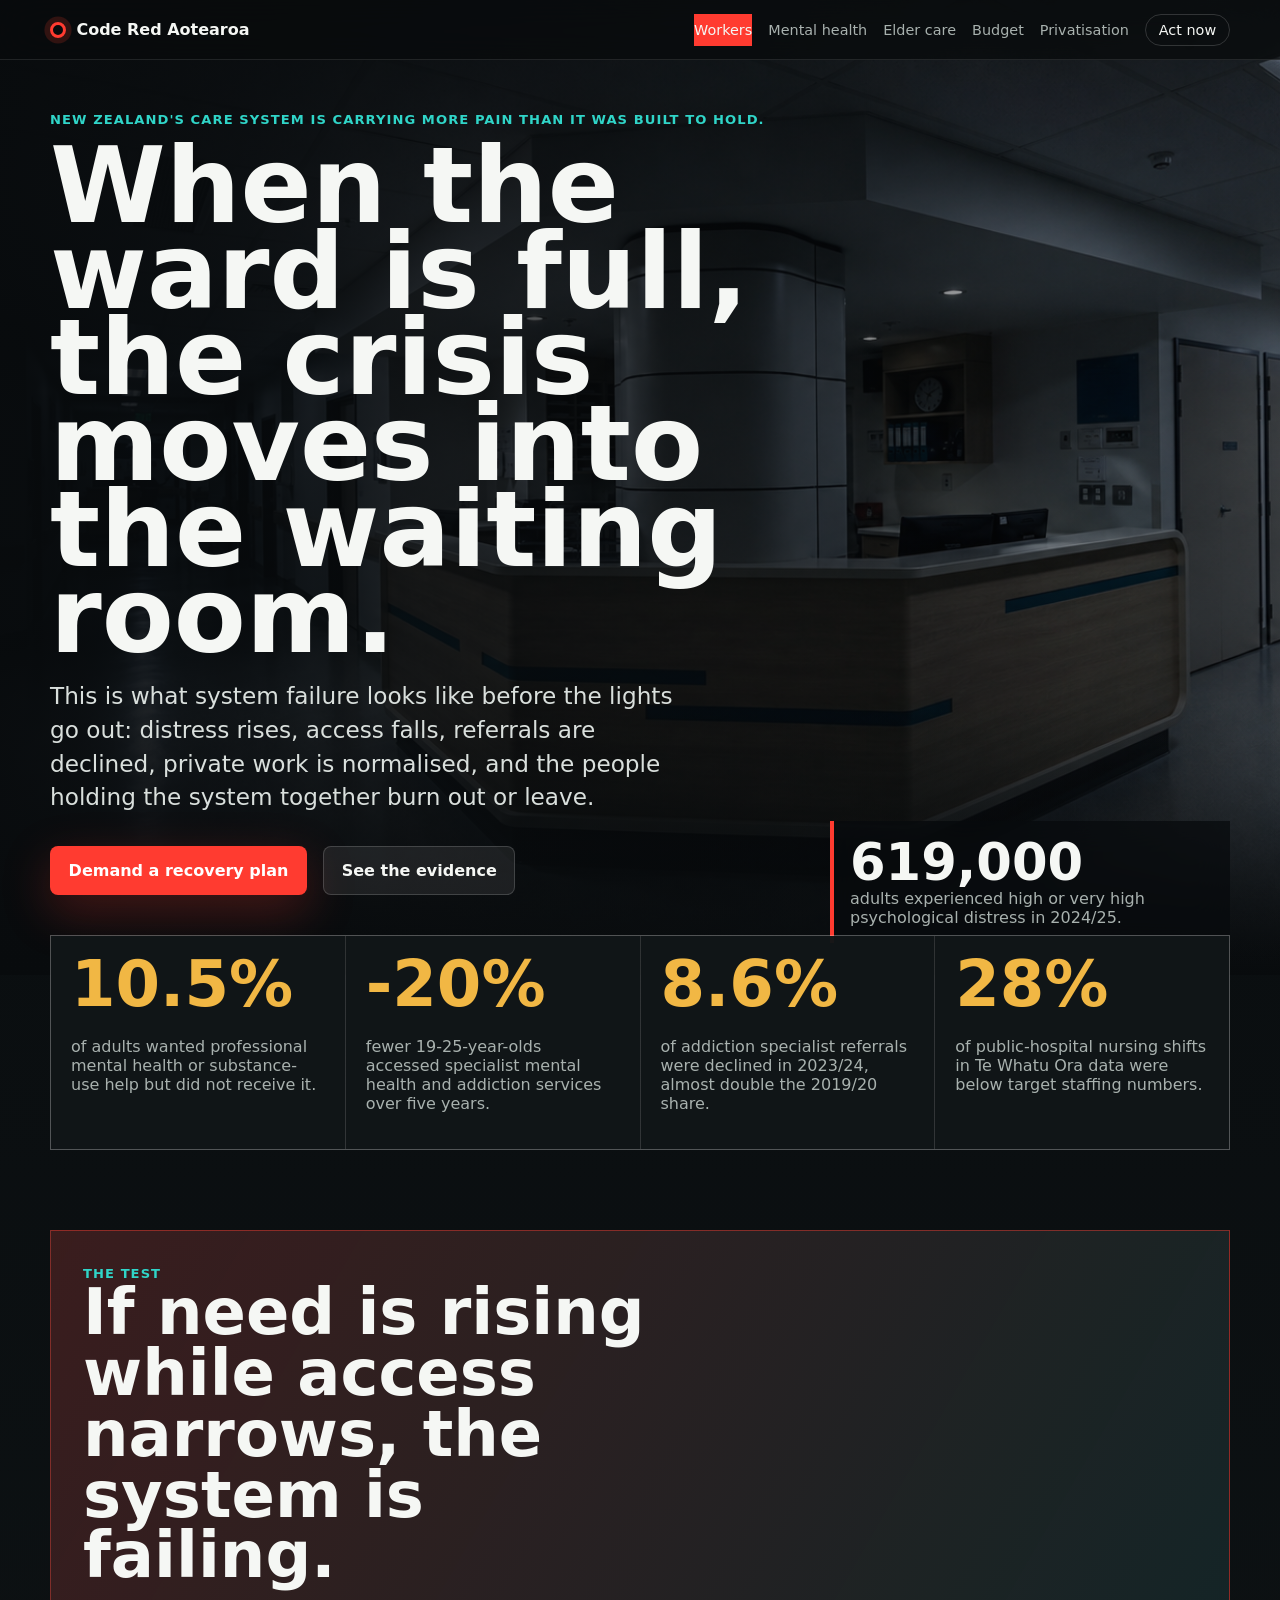
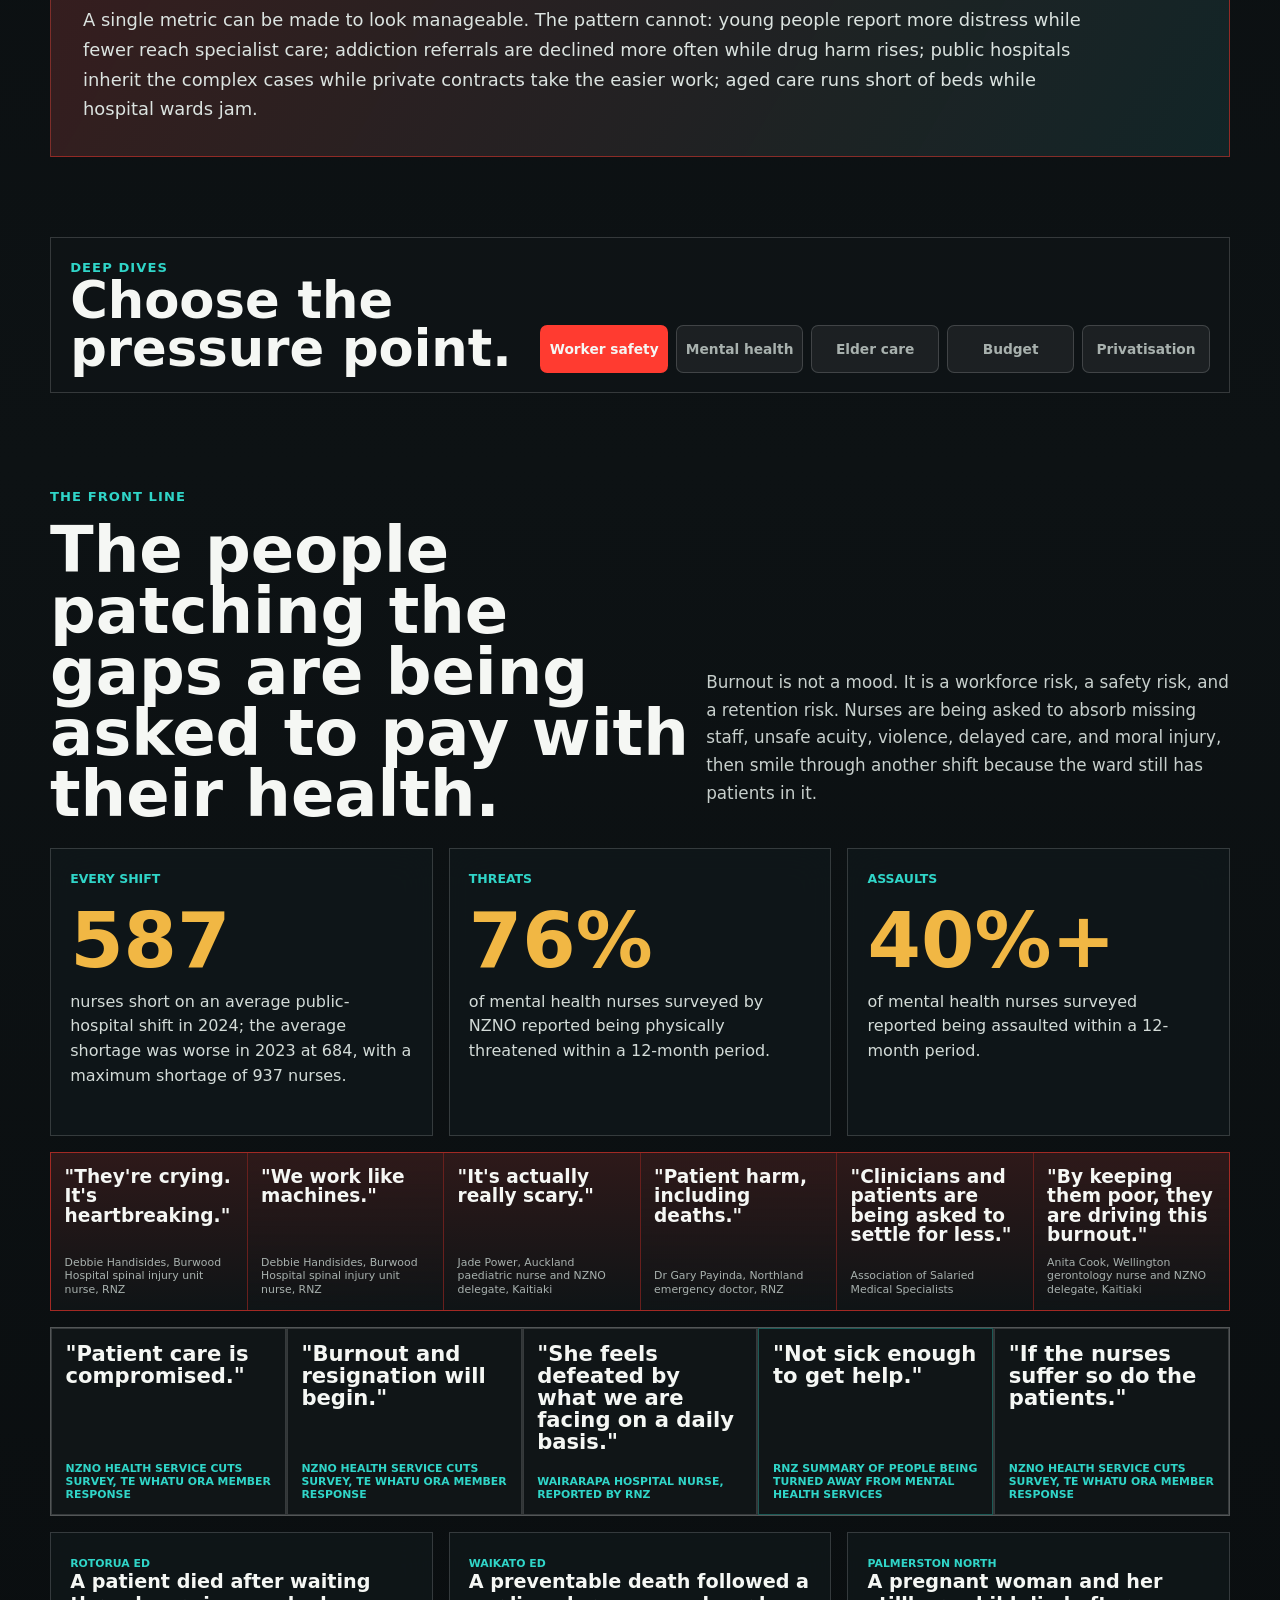
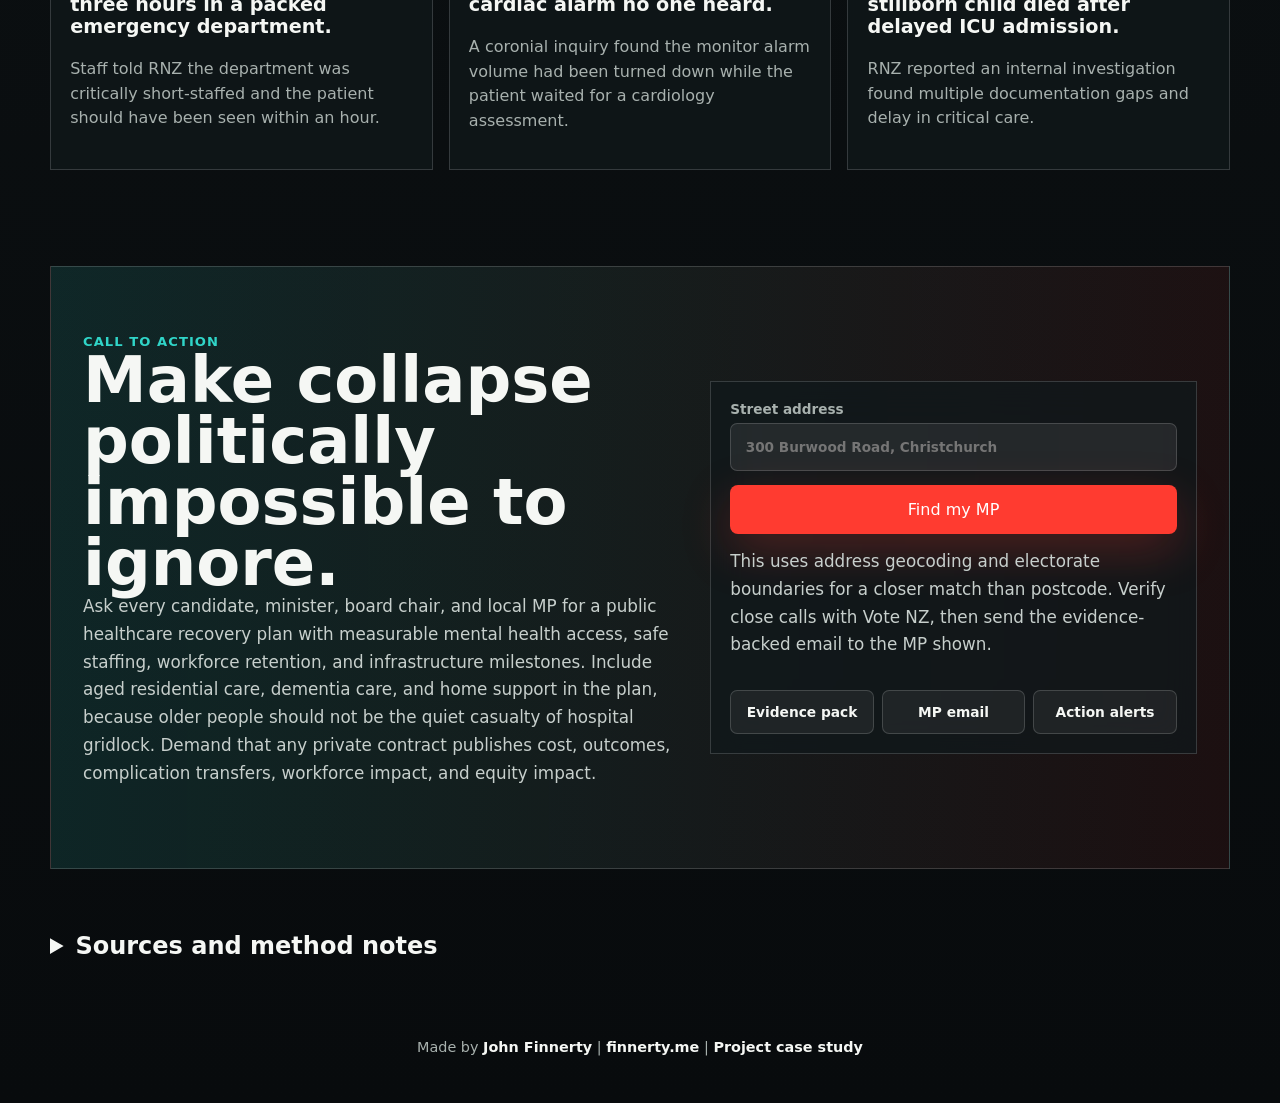
<file: index.html>
<!doctype html>
<html lang="en-NZ">
  <head>
    <meta charset="utf-8" />
    <meta name="viewport" content="width=device-width, initial-scale=1" />
    <title>Code Red Aotearoa | NZ Healthcare Awareness</title>
    <meta
      name="description"
      content="A hard-hitting evidence-led campaign page on the pressure inside New Zealand's public healthcare and mental health systems."
    />
    <meta name="author" content="John Finnerty" />
    <link rel="canonical" href="https://johnfinnertynz.github.io/code-red-aotearoa/" />
    <meta property="og:title" content="Code Red Aotearoa | NZ Healthcare Awareness" />
    <meta
      property="og:description"
      content="Evidence-led public-interest project on pressure inside New Zealand's healthcare and mental health systems."
    />
    <meta property="og:type" content="website" />
    <meta property="og:url" content="https://johnfinnertynz.github.io/code-red-aotearoa/" />
    <meta property="og:image" content="https://johnfinnertynz.github.io/code-red-aotearoa/assets/burwood-hospital-dark-staffless.png" />
    <meta name="twitter:card" content="summary_large_image" />
    <link rel="preload" href="assets/burwood-hospital-dark-staffless.png" as="image" />
    <link rel="icon" href="assets/favicon.svg" type="image/svg+xml" />
    <link rel="icon" href="assets/favicon-32.png" sizes="32x32" type="image/png" />
    <link rel="apple-touch-icon" href="assets/apple-touch-icon.png" />
    <link rel="stylesheet" href="styles.css" />
    <script type="application/ld+json">
      {
        "@context": "https://schema.org",
        "@graph": [
          {
            "@type": "Person",
            "@id": "https://www.johnfinnerty.co.nz/#person",
            "name": "John Finnerty",
            "url": "https://www.johnfinnerty.co.nz/",
            "sameAs": [
              "https://finnerty.me/",
              "https://github.com/johnfinnertynz"
            ]
          },
          {
            "@type": "WebSite",
            "@id": "https://johnfinnertynz.github.io/code-red-aotearoa/#website",
            "url": "https://johnfinnertynz.github.io/code-red-aotearoa/",
            "name": "Code Red Aotearoa",
            "description": "Evidence-led public-interest project on pressure inside New Zealand's healthcare and mental health systems.",
            "inLanguage": "en-NZ",
            "creator": {
              "@id": "https://www.johnfinnerty.co.nz/#person"
            }
          },
          {
            "@type": "WebPage",
            "@id": "https://johnfinnertynz.github.io/code-red-aotearoa/#webpage",
            "url": "https://johnfinnertynz.github.io/code-red-aotearoa/",
            "name": "Code Red Aotearoa | NZ Healthcare Awareness",
            "description": "A hard-hitting evidence-led campaign page on the pressure inside New Zealand's public healthcare and mental health systems.",
            "isPartOf": {
              "@id": "https://johnfinnertynz.github.io/code-red-aotearoa/#website"
            },
            "creator": {
              "@id": "https://www.johnfinnerty.co.nz/#person"
            },
            "breadcrumb": {
              "@id": "https://johnfinnertynz.github.io/code-red-aotearoa/#breadcrumb"
            },
            "about": [
              "New Zealand healthcare",
              "mental health access",
              "nurse staffing",
              "aged care",
              "public health policy"
            ]
          },
          {
            "@type": "BreadcrumbList",
            "@id": "https://johnfinnertynz.github.io/code-red-aotearoa/#breadcrumb",
            "itemListElement": [
              {
                "@type": "ListItem",
                "position": 1,
                "name": "Code Red Aotearoa",
                "item": "https://johnfinnertynz.github.io/code-red-aotearoa/"
              }
            ]
          }
        ]
      }
    </script>
  </head>
  <body>
    <header class="topbar" aria-label="Primary">
      <a class="brand" href="#top" aria-label="Code Red Aotearoa home">
        <span class="brand-mark"></span>
        <span>Code Red Aotearoa</span>
      </a>
      <nav class="nav-links" aria-label="Sections">
        <a href="#topics" data-view-link="workers">Workers</a>
        <a href="#topics" data-view-link="mental">Mental health</a>
        <a href="#topics" data-view-link="elder">Elder care</a>
        <a href="#topics" data-view-link="budget">Budget</a>
        <a href="#topics" data-view-link="privatisation">Privatisation</a>
        <a class="nav-cta" href="#act">Act now</a>
      </nav>
    </header>

    <main id="top">
      <section class="hero">
        <img src="assets/burwood-hospital-dark-staffless.png" alt="" />
        <div class="hero-overlay"></div>
        <div class="hero-content">
          <p class="eyebrow">New Zealand's care system is carrying more pain than it was built to hold.</p>
          <h1>When the ward is full, the crisis moves into the waiting room.</h1>
          <p class="hero-copy">
            This is what system failure looks like before the lights go out: distress rises, access falls, referrals
            are declined, private work is normalised, and the people holding the system together burn out or leave.
          </p>
          <div class="hero-actions">
            <a class="button primary" href="#act">Demand a recovery plan</a>
            <a class="button secondary" href="#evidence">See the evidence</a>
          </div>
        </div>
        <aside class="hero-stat" aria-label="Key statistic">
          <strong>619,000</strong>
          <span>adults experienced high or very high psychological distress in 2024/25.</span>
        </aside>
      </section>

      <section class="impact-strip" aria-label="Snapshot statistics">
        <article>
          <span>10.5%</span>
          <p>of adults wanted professional mental health or substance-use help but did not receive it.</p>
        </article>
        <article>
          <span>-20%</span>
          <p>fewer 19-25-year-olds accessed specialist mental health and addiction services over five years.</p>
        </article>
        <article>
          <span>8.6%</span>
          <p>of addiction specialist referrals were declined in 2023/24, almost double the 2019/20 share.</p>
        </article>
        <article>
          <span>28%</span>
          <p>of public-hospital nursing shifts in Te Whatu Ora data were below target staffing numbers.</p>
        </article>
      </section>

      <section class="failure-thesis" aria-label="Core argument">
        <span class="section-kicker">The test</span>
        <h2>If need is rising while access narrows, the system is failing.</h2>
        <p>
          A single metric can be made to look manageable. The pattern cannot: young people report more distress while
          fewer reach specialist care; addiction referrals are declined more often while drug harm rises; public hospitals
          inherit the complex cases while private contracts take the easier work; aged care runs short of beds while
          hospital wards jam.
        </p>
      </section>

      <section id="topics" class="topic-switcher" aria-label="Topic sections">
        <div>
          <span class="section-kicker">Deep dives</span>
          <h2>Choose the pressure point.</h2>
        </div>
        <div class="topic-tabs" role="tablist" aria-label="Healthcare issue sections">
          <button type="button" data-view="workers" aria-selected="true">Worker safety</button>
          <button type="button" data-view="mental" aria-selected="false">Mental health</button>
          <button type="button" data-view="elder" aria-selected="false">Elder care</button>
          <button type="button" data-view="budget" aria-selected="false">Budget</button>
          <button type="button" data-view="privatisation" aria-selected="false">Privatisation</button>
        </div>
      </section>

      <section id="evidence" class="section evidence" data-panel="mental" hidden>
        <div class="section-kicker">The load</div>
        <div class="split-intro">
          <h2>The demand is public. The bottleneck is public too.</h2>
          <p>
            In 2024/25, 14.3% of adults had high or very high psychological distress. For young people aged 15-24,
            the rate was 22.9%, up from 7.7% in 2014/15. Specialist access has not kept pace with need, and access
            for 19-24-year-olds continued to fall even as some headline access measures improved.
          </p>
        </div>

        <div class="data-grid">
          <article class="panel wide">
            <div class="panel-head">
              <h3>Mental health: actual load vs system reach</h3>
              <p>Each bar is people. The gap is the story.</p>
            </div>
            <div class="capacity-chart" aria-label="Mental health load and service capacity comparison">
              <div class="bar-row">
                <span>High or very high distress</span>
                <div class="bar-track"><i style="--size: 100%"></i></div>
                <b>619k</b>
              </div>
              <div class="bar-row danger">
                <span>Wanted help, did not receive it</span>
                <div class="bar-track"><i style="--size: 74%"></i></div>
                <b>456k</b>
              </div>
              <div class="bar-row">
                <span>Specialist service users, year to Jun 2024</span>
                <div class="bar-track"><i style="--size: 28%"></i></div>
                <b>176k</b>
              </div>
            </div>
            <p class="note">
              The specialist figure is not a direct capacity ceiling, but it shows how narrow the specialist pathway
              is compared with population-level distress and unmet demand.
            </p>
          </article>

          <article class="panel">
            <div class="panel-head">
              <h3>Nursing shifts below target</h3>
              <p>Public hospital shifts where needed care hours exceeded supplied nursing hours.</p>
            </div>
            <div class="staffing-meter" aria-label="Twenty-eight percent of nursing shifts below target staffing">
              <strong>28%</strong>
              <span>below target staffing</span>
            </div>
            <p class="note">
              NZNO analysis of Te Whatu Ora safe-staffing data found more than a quarter of shifts were below target,
              with some wards below safe staffing levels almost all the time.
            </p>
          </article>

          <article class="panel">
            <div class="panel-head">
              <h3>Distress over time</h3>
              <p>High or very high psychological distress among adults.</p>
            </div>
            <div class="mini-bars">
              <div><i style="height: 53%"></i><span>7.6%</span><em>2016/17</em></div>
              <div><i style="height: 58%"></i><span>8.3%</span><em>2018/19</em></div>
              <div><i style="height: 91%"></i><span>13.0%</span><em>2023/24</em></div>
              <div><i style="height: 100%"></i><span>14.3%</span><em>2024/25</em></div>
            </div>
            <p class="note">
              Better diagnosis and reduced stigma mean more people are counted now. But the K10 distress trend is a
              symptom screen, not a diagnosis, and it is still rising.
            </p>
          </article>
        </div>
      </section>

      <section class="diagnosis-band" data-panel="mental" hidden>
        <div>
          <span class="section-kicker">Diagnosis caveat</span>
          <h2>Do not let the diagnosis caveat become an excuse.</h2>
        </div>
        <p>
          Modern screening, online literacy, and reduced shame make mental health conditions easier to identify than a
          generation ago. That matters, but it does not explain away every warning light. This site separates diagnosis
          from distress: it treats diagnosis growth as a mixed signal, while highlighting comparable survey distress,
          unmet-help measures, declined referrals, and falling specialist access where the failure signal is harder to
          dismiss.
        </p>
      </section>

      <section class="section proof-stack" data-panel="mental" hidden>
        <div class="section-kicker">Failure pattern</div>
        <div class="split-intro">
          <h2>The strongest evidence is not one bad number. It is the direction of travel.</h2>
          <p>
            Where one indicator softens the case, the adjacent system indicator often sharpens it. If youth distress is
            rising, fewer young people reach specialist care, and the nurses expected to keep wards safe are
            short-staffed shift after shift, the system is not coping.
          </p>
        </div>
        <div class="proof-grid">
          <article>
            <span>Need</span>
            <strong>22.9%</strong>
            <p>of 15-24-year-olds had high or very high psychological distress in 2024/25, up from 7.7% in 2014/15.</p>
          </article>
          <article>
            <span>Access</span>
            <strong>4.9%</strong>
            <p>of 19-24-year-olds used specialist services in 2024/25, down from 6.1% in 2020/21.</p>
          </article>
          <article>
            <span>Turned away</span>
            <strong>8.6%</strong>
            <p>of addiction specialist referrals were declined in 2023/24, up from 4.7% in 2019/20.</p>
          </article>
          <article>
            <span>Nurse staffing</span>
            <strong>587</strong>
            <p>nurses short on an average public-hospital shift in 2024, according to NZNO's Infometrics analysis.</p>
          </article>
        </div>
      </section>

      <section class="section clinical-voices" data-panel="mental" hidden>
        <div class="section-kicker">Clinical witness</div>
        <div class="split-intro">
          <h2>Psychiatrists and psychologists are saying the quiet part out loud.</h2>
          <p>
            The clinical workforce is describing a system where thresholds rise, referrals fall, private waitlists blow
            out, and public teams lose the specialists needed for the most complex distress.
          </p>
        </div>

        <div class="clinical-grid">
          <article class="clinical-card">
            <span>Psychiatry</span>
            <h3>One in five psychiatrist positions vacant.</h3>
            <p>
              RNZ reported public-sector psychiatrist vacancies alongside private waits extending beyond a year. Dr Hiran
              Thabrew, then chair of the New Zealand College of Psychiatrists, said the workforce had not kept pace with
              the surge in people seeking help.
            </p>
          </article>
          <article class="clinical-card">
            <span>Psychology</span>
            <h3>Private waits are not a pressure valve anymore.</h3>
            <p>
              RNZ reported people being told they were "not sick enough" for public services while private psychologist
              wait times were also blowing out. The New Zealand College of Psychologists described dire shortages,
              soaring demand, and high burnout.
            </p>
          </article>
          <article class="clinical-card">
            <span>Retention</span>
            <h3>Training more people is not enough if the system cannot keep them.</h3>
            <p>
              A 2024 study of 380 registered psychologists described an estimated deficit of 1,000 psychologists and
              public-service waits extending to nine months. A 2025 NZMJ article reported about 215 psychiatrists leaving
              public mental health services over five years.
            </p>
          </article>
        </div>
      </section>

      <section id="courts" class="section courts" data-panel="mental" hidden>
        <div class="section-kicker">Justice overflow</div>
        <div class="split-intro">
          <h2>When care arrives too late, the courts become the mental-health triage desk.</h2>
          <p>
            This is not an argument that mental illness equals criminality. It does not. It is an argument that untreated
            psychosis, addiction, trauma, and severe distress are showing up downstream in places built for punishment,
            not recovery.
          </p>
        </div>

        <div class="justice-grid">
          <article>
            <span>Court-ordered forensic assessment</span>
            <strong>415</strong>
            <p>
              consecutive defendants were assessed by a New Zealand forensic psychiatry service for fitness to stand
              trial in a recent published study.
            </p>
          </article>
          <article>
            <span>Psychosis</span>
            <strong>37%</strong>
            <p>
              had psychotic disorders as the most common primary diagnosis in that fitness-to-stand-trial cohort; 20%
              had schizophrenia.
            </p>
          </article>
          <article>
            <span>Prisons</span>
            <strong>62%</strong>
            <p>
              of prisoners nationwide met the diagnostic threshold for a mental-health or substance-use disorder in
              2023, according to Corrections figures reported by RNZ.
            </p>
          </article>
          <article>
            <span>Lifetime burden</span>
            <strong>91%</strong>
            <p>
              of prisoners would meet criteria for a mental-health or substance-use disorder during their lifetimes,
              showing how late the state often intervenes.
            </p>
          </article>
        </div>

        <div class="challenge-card justice-warning">
          <h3>That is not justice working. That is healthcare arriving through a courtroom door.</h3>
          <p>
            A serious recovery plan must fund early psychosis services, crisis response, addiction treatment, forensic
            mental health capacity, supported housing, and community follow-up. Otherwise the country keeps paying for
            late-stage failure through Police, courts, prisons, victims, families, and clinicians.
          </p>
        </div>
      </section>

      <section id="frontline" class="section frontline" data-panel="workers">
        <div class="section-kicker">The front line</div>
        <div class="split-intro">
          <h2>The people patching the gaps are being asked to pay with their health.</h2>
          <p>
            Burnout is not a mood. It is a workforce risk, a safety risk, and a retention risk. Nurses are being asked
            to absorb missing staff, unsafe acuity, violence, delayed care, and moral injury, then smile through another
            shift because the ward still has patients in it.
          </p>
        </div>

        <div class="nurse-pressure-grid">
          <article class="panel alert-panel">
            <span>Every shift</span>
            <strong>587</strong>
            <p>
              nurses short on an average public-hospital shift in 2024; the average shortage was worse in 2023 at 684,
              with a maximum shortage of 937 nurses.
            </p>
          </article>
          <article class="panel alert-panel">
            <span>Threats</span>
            <strong>76%</strong>
            <p>
              of mental health nurses surveyed by NZNO reported being physically threatened within a 12-month period.
            </p>
          </article>
          <article class="panel alert-panel">
            <span>Assaults</span>
            <strong>40%+</strong>
            <p>
              of mental health nurses surveyed reported being assaulted within a 12-month period.
            </p>
          </article>
        </div>

        <div class="hard-quote-wall" aria-label="Hard-hitting quotes from nurses and doctors">
          <article>
            <p>"They're crying. It's heartbreaking."</p>
            <span>Debbie Handisides, Burwood Hospital spinal injury unit nurse, RNZ</span>
          </article>
          <article>
            <p>"We work like machines."</p>
            <span>Debbie Handisides, Burwood Hospital spinal injury unit nurse, RNZ</span>
          </article>
          <article>
            <p>"It's actually really scary."</p>
            <span>Jade Power, Auckland paediatric nurse and NZNO delegate, Kaitiaki</span>
          </article>
          <article>
            <p>"Patient harm, including deaths."</p>
            <span>Dr Gary Payinda, Northland emergency doctor, RNZ</span>
          </article>
          <article>
            <p>"Clinicians and patients are being asked to settle for less."</p>
            <span>Association of Salaried Medical Specialists</span>
          </article>
          <article>
            <p>"By keeping them poor, they are driving this burnout."</p>
            <span>Anita Cook, Wellington gerontology nurse and NZNO delegate, Kaitiaki</span>
          </article>
        </div>

        <div class="quote-grid">
          <article class="quote-card">
            <p>"Patient care is compromised."</p>
            <span>NZNO Health Service Cuts Survey, Te Whatu Ora member response</span>
          </article>
          <article class="quote-card">
            <p>"Burnout and resignation will begin."</p>
            <span>NZNO Health Service Cuts Survey, Te Whatu Ora member response</span>
          </article>
          <article class="quote-card">
            <p>"She feels defeated by what we are facing on a daily basis."</p>
            <span>Wairarapa Hospital nurse, reported by RNZ</span>
          </article>
          <article class="quote-card clinician-quote">
            <p>"Not sick enough to get help."</p>
            <span>RNZ summary of people being turned away from mental health services</span>
          </article>
          <article class="quote-card">
            <p>"If the nurses suffer so do the patients."</p>
            <span>NZNO Health Service Cuts Survey, Te Whatu Ora member response</span>
          </article>
        </div>

        <div class="story-grid">
          <article>
            <span>Rotorua ED</span>
            <h3>A patient died after waiting three hours in a packed emergency department.</h3>
            <p>
              Staff told RNZ the department was critically short-staffed and the patient should have been seen within
              an hour.
            </p>
          </article>
          <article>
            <span>Waikato ED</span>
            <h3>A preventable death followed a cardiac alarm no one heard.</h3>
            <p>
              A coronial inquiry found the monitor alarm volume had been turned down while the patient waited for a
              cardiology assessment.
            </p>
          </article>
          <article>
            <span>Palmerston North</span>
            <h3>A pregnant woman and her stillborn child died after delayed ICU admission.</h3>
            <p>
              RNZ reported an internal investigation found multiple documentation gaps and delay in critical care.
            </p>
          </article>
        </div>
      </section>

      <section id="elder-care" class="section elder-care" data-panel="elder" hidden>
        <div class="section-kicker">Elder care</div>
        <div class="split-intro">
          <h2>Older people are being left at the sharp end of the bottleneck.</h2>
          <p>
            Aged care is not separate from the health crisis. When there are not enough care beds, home supports, nurses,
            dementia places, or hospital step-down options, older New Zealanders wait longer, families burn out, and
            neglect becomes easier to hide inside an overloaded system.
          </p>
        </div>

        <div class="elder-grid">
          <article class="panel alert-panel">
            <span>Projected shortfall</span>
            <strong>12,000</strong>
            <p>
              aged residential care beds could be missing by 2032 if historic building rates continue, according to
              Health NZ analysis reported by RNZ.
            </p>
          </article>
          <article class="panel alert-panel">
            <span>Dementia waits</span>
            <strong>6 months</strong>
            <p>
              was the average wait for high-needs dementia and psychogeriatric residents assessed as high priority for
              aged residential care placement.
            </p>
          </article>
          <article class="panel alert-panel">
            <span>System finding</span>
            <strong>Breach</strong>
            <p>
              The Aged Care Commissioner found care-home systems inadequate in a 2024 wound-management case involving
              delayed referral, confusing records, and missed wound-photo requirements.
            </p>
          </article>
        </div>

        <div class="story-grid elder-stories">
          <article>
            <span>Neglect risk</span>
            <h3>Wounds, pain, food, mobility, and pressure injuries become safety tests.</h3>
            <p>
              HDC aged-care decisions show failures are often mundane before they are catastrophic: unclear records,
              weak escalation, poor care planning, and delayed specialist input.
            </p>
          </article>
          <article>
            <span>Home support</span>
            <h3>Raising the threshold for help pushes frail people and carers closer to collapse.</h3>
            <p>
              RNZ reported officials were exploring options around aged-care entry thresholds and some in-home supports
              while demand was rising.
            </p>
          </article>
          <article>
            <span>Hospital pressure</span>
            <h3>When an older person cannot safely go home, a hospital bed stays blocked.</h3>
            <p>
              Recovery beds and aged-care placements are part of hospital flow. If aged care fails, emergency departments
              and wards inherit the backlog.
            </p>
          </article>
        </div>
      </section>

      <section id="privatisation" class="section privatisation" data-panel="privatisation" hidden>
        <div class="section-kicker">Privatisation test</div>
        <div class="split-intro">
          <h2>Contracting out care is not the same as building a health system.</h2>
          <p>
            New Zealand is already using private hospitals to clear elective surgery backlogs, and Health NZ has been
            directed toward longer outsourcing contracts. A serious public case for this must answer the international
            evidence: private contracts can buy activity, but they can also lock in cost, fragment accountability, and
            leave the public system holding the hardest patients.
          </p>
        </div>

        <div class="challenge-card">
          <h3>Change my mind.</h3>
          <p>
            Show that long-term private contracting will increase total workforce capacity, train the next generation,
            publish comparable costs and outcomes, keep complications from falling back on public hospitals, and improve
            access for rural, poor, disabled, elderly, and complex patients. If it cannot do those things, it is not a
            rescue plan. It is a transfer of risk.
          </p>
        </div>

        <div class="privatisation-grid">
          <article class="clinical-card">
            <span>United Kingdom</span>
            <h3>PFI built hospitals, then locked the NHS into expensive repayments.</h3>
            <p>
              The UK Private Finance Initiative gave governments new buildings without upfront public borrowing, but
              long contracts later squeezed budgets. The National Audit Office also documented the rescue of Carillion's
              failed PFI hospital contracts after the contractor collapsed.
            </p>
          </article>
          <article class="clinical-card">
            <span>United Kingdom</span>
            <h3>The first privately run NHS hospital contract ended early.</h3>
            <p>
              Circle took over Hinchingbrooke Hospital in 2012 and moved to withdraw in 2015. A Parliamentary Public
              Accounts Committee report examined the withdrawal, while the hospital was placed in special measures after
              serious quality concerns.
            </p>
          </article>
          <article class="clinical-card">
            <span>United States</span>
            <h3>Private insurance did not deliver affordability.</h3>
            <p>
              KFF estimates Americans owe at least US$220 billion in medical debt. Commonwealth Fund research found
              administrative complexity is a major component of excess US health spending, and underinsured adults still
              avoid care because of cost.
            </p>
          </article>
          <article class="clinical-card">
            <span>Canada</span>
            <h3>Private surgical contracting can raise costs without fixing waits.</h3>
            <p>
              Alberta analysis found the average cost per outsourced procedure rose 79% since 2019 while some cancer
              surgery waits worsened. The policy risk is simple: moving easy cases can drain staff and money from public
              operating rooms.
            </p>
          </article>
        </div>

        <div class="privatisation-warnings">
          <article>
            <span>Cherry-picking</span>
            <p>Private providers are most attractive for predictable, low-complexity cases. Public hospitals keep trauma, ICU, complications, frailty, mental health crisis, and messy multimorbidity.</p>
          </article>
          <article>
            <span>Workforce drain</span>
            <p>The same surgeons, anaesthetists, nurses, and technicians cannot be in two theatres at once. Outsourcing only helps if it adds staff rather than shifting them.</p>
          </article>
          <article>
            <span>Accountability gap</span>
            <p>If prices, outcomes, complications, transfers, and margins are commercially hidden, the public cannot know whether it bought capacity or rented a headline.</p>
          </article>
        </div>
      </section>

      <section id="funding" class="section funding" data-panel="budget" hidden>
        <div class="section-kicker">The money</div>
        <div class="split-intro">
          <h2>Record spending can still be rationing when need rises faster.</h2>
          <p>
            Budget 2025 is the latest delivered Budget as of 22 May 2026; Budget 2026 is due on 28 May 2026.
            The current funding track still has to absorb population growth, ageing, inflation, workforce pressure,
            medicine costs, and an estimated hospital infrastructure backlog measured in tens of billions.
          </p>
        </div>

        <div class="funding-layout">
          <article class="panel">
            <h3>Budget 2025 new operating package</h3>
            <div class="donut" aria-label="Health share of selected Budget 2025 package">
              <span>Health<br /><strong>$1.752b</strong></span>
            </div>
            <p class="note">
              Health received the largest positive new operating item, but the net Budget package was constrained by
              savings and reprioritisation.
            </p>
          </article>
          <article class="panel wide">
            <h3>Budget 2025 new operating choices</h3>
            <div class="sector-list">
              <div><span>Health</span><i style="--size: 100%"></i><b>$1.752b avg p.a.</b></div>
              <div><span>Investment Boost</span><i style="--size: 95%"></i><b>$1.660b</b></div>
              <div><span>Defence and foreign affairs</span><i style="--size: 27%"></i><b>$477m</b></div>
              <div><span>Education</span><i style="--size: 22%"></i><b>$381m</b></div>
            </div>
            <p class="note">
              These are average annual operating amounts net of reprioritisation. The point is not that other sectors do
              not matter. It is that health need is no longer a normal line item.
            </p>
          </article>
        </div>
      </section>

      <section id="act" class="cta">
        <div>
          <span class="section-kicker">Call to action</span>
          <h2>Make collapse politically impossible to ignore.</h2>
          <p>
            Ask every candidate, minister, board chair, and local MP for a public healthcare recovery plan with measurable
            mental health access, safe staffing, workforce retention, and infrastructure milestones.
            Include aged residential care, dementia care, and home support in the plan, because older people should not
            be the quiet casualty of hospital gridlock. Demand that any private contract publishes cost, outcomes,
            complication transfers, workforce impact, and equity impact.
          </p>
        </div>
        <form class="action-card" aria-label="Find and email your local MP">
          <label>
            Street address
            <input id="address-input" type="text" placeholder="300 Burwood Road, Christchurch" autocomplete="street-address" />
          </label>
          <button type="submit">Find my MP</button>
          <div class="mp-result" id="mp-result" aria-live="polite"></div>
          <p>
            This uses address geocoding and electorate boundaries for a closer match than postcode. Verify close calls
            with Vote NZ, then send the evidence-backed email to the MP shown.
          </p>
          <div class="toolkit-links" aria-label="Campaign materials">
            <a href="toolkit/evidence-pack.html">Evidence pack</a>
            <a href="toolkit/mp-email-template.html">MP email</a>
            <a href="toolkit/local-action-alerts.html">Action alerts</a>
          </div>
        </form>
      </section>

      <section class="sources" aria-label="Sources">
        <details>
          <summary>Sources and method notes</summary>
          <ul>
          <li><a href="https://www.mhwc.govt.nz/our-work/wellbeing/nz-health-survey-mental-health-and-substance-use-data/">Te Hiringa Mahara: NZ Health Survey 2024/25 mental health summary</a></li>
          <li><a href="https://www.mhwc.govt.nz/news-and-resources/young-people-missing-out-on-access-to-mental-health-services/">Te Hiringa Mahara: young people missing out on mental health service access</a></li>
          <li><a href="https://www.mhwc.govt.nz/news-and-resources/pressure-on-addiction-treatment-services-highlighted/">Te Hiringa Mahara: pressure on addiction treatment services</a></li>
          <li><a href="https://www.mhwc.govt.nz/our-work/mental-health-and-addiction-system/mental-health-and-addiction-service-monitoring/">Te Hiringa Mahara: mental health and addiction service monitoring</a></li>
          <li><a href="https://www.health.govt.nz/publications/annual-update-of-key-results-202324-new-zealand-health-survey">Ministry of Health: NZ Health Survey 2023/24</a></li>
          <li><a href="https://www.health.govt.nz/publications/mental-health-201617-new-zealand-health-survey">Ministry of Health: mental health module 2016/17</a></li>
          <li><a href="https://www.nzno.org.nz/resources/nursing_reports/pid/4779/ev/1/categoryid/24/categoryname/safe-staffing">NZNO: official nurse unsafe staffing figures</a></li>
          <li><a href="https://www.healthnz.govt.nz/publications/safe-staffing-numbers-oia">Health NZ: nursing staffing levels OIA</a></li>
          <li><a href="https://www.rnz.co.nz/news/national/573261/hospitals-short-an-average-of-587-nurses-every-shift-last-year-report">RNZ: hospitals short an average of 587 nurses every shift</a></li>
          <li><a href="https://www.rnz.co.nz/news/national/518818/health-new-zealand-admits-mental-health-addiction-nurses-under-pressure">RNZ: mental health and addiction nurses under pressure</a></li>
          <li><a href="https://www.rnz.co.nz/news/national/516439/nurses-protest-warn-patients-being-left-in-pain-soiled-beds-due-to-staffing-shortages">RNZ: nurses warn patients are left in pain and soiled beds due to staffing shortages</a></li>
          <li><a href="https://www.rnz.co.nz/news/top/527652/patient-harm-cannot-be-avoided-amid-chronic-understaffing-in-health-sector-emergency-doctor">RNZ: emergency doctor says chronic understaffing risks patient harm</a></li>
          <li><a href="https://kaitiaki.org.nz/article/its-heart-breaking-nurses-and-kaiawhina-to-rally-across-aotearoa-for-safe-staffing/">Kaitiaki Nursing New Zealand: nurses and kaiāwhina rally for safe staffing</a></li>
          <li><a href="https://asms.org.nz/te-whatu-oras-workforce-plan-expects-everyone-to-settle-for-less/">ASMS: workforce plan expects everyone to settle for less</a></li>
          <li><a href="https://www.rnz.co.nz/news/national/519284/psychiatrist-shortage-sees-months-long-private-sector-wait-lists-public-sector-vacancies">RNZ: psychiatrist shortage, private waitlists, and public vacancies</a></li>
          <li><a href="https://www.rnz.co.nz/national/programmes/morningreport/audio/2018931037/shortages-in-mental-health-service-workforce">RNZ: shortages in the mental health service workforce</a></li>
          <li><a href="https://www.rnz.co.nz/national/programmes/checkpoint/audio/2018943225/fears-te-whatu-ora-hiring-freeze-will-see-mental-health-services-tank">RNZ: New Zealand College of Psychologists on workforce shortages</a></li>
          <li><a href="https://nzmj.org.nz/journal/vol-138-no-1618/why-psychiatrists-choose-to-leave-public-mental-health-services">NZMJ: why psychiatrists leave public mental health services</a></li>
          <li><a href="https://sciety.org/articles/activity/10.21203/rs.3.rs-6753953/v1">Psychologist retention study: Aotearoa New Zealand workforce sustainability</a></li>
          <li><a href="https://pmc.ncbi.nlm.nih.gov/articles/PMC11804146/">Forensic psychiatry study: 415 defendants assessed for fitness to stand trial</a></li>
          <li><a href="https://www.corrections.govt.nz/resources/research/comorbid_substance_use_disorders_and_mental_health_disorders_among_new_zealand_prisoners">Department of Corrections: comorbid substance-use and mental-health disorders among prisoners</a></li>
          <li><a href="https://www.rnz.co.nz/national/programmes/ninetonoon/audio/2018956210/mentally-unwell-inmates-in-solitary-confinement-unethical">RNZ: mentally unwell inmates and Corrections mental-health figures</a></li>
          <li><a href="https://www.corrections.govt.nz/__data/assets/pdf_file/0006/62169/Te_Ara_Tika_The_Right_Way_-_The_Delivery_of_Mental_Health_Services.pdf">Corrections: Te Ara Tika mental-health services report</a></li>
          <li><a href="https://bmjopen.bmj.com/content/15/1/e089034">BMJ Open: burnout in New Zealand resident doctors</a></li>
          <li><a href="https://www.rnzcgp.org.nz/our-voice/workforce-survey/">Royal New Zealand College of General Practitioners: 2024 workforce survey</a></li>
          <li><a href="https://www.nzno.org.nz/Portals/0/Files/Documents/Groups/Health%20Sectors/DHB/HNZ/2024-05-24_Health_Service_Cuts_Survey_Booklet.pdf">NZNO: Health Service Cuts Survey booklet</a></li>
          <li><a href="https://www.rnz.co.nz/news/national/514510/danger-nz-will-be-12-000-residential-care-beds-short-by-2032-report-finds">RNZ: Health NZ aged-care review and projected 12,000-bed shortfall</a></li>
          <li><a href="https://www.rnz.co.nz/news/political/527940/government-exploring-all-options-to-deal-with-demand-for-aged-care-minister">RNZ: aged-care demand and policy options</a></li>
          <li><a href="https://www.hdc.org.nz/decisions/search-decisions/2024/20hdc00726/">HDC: inadequate wound management in care home</a></li>
          <li><a href="https://www.hdc.org.nz/decisions/search-decisions/2024/20hdc02394/">HDC: care of vulnerable rest home resident</a></li>
          <li><a href="https://www.rnz.co.nz/news/political/563850/almost-10-000-extra-elective-surgeries-delivered-by-outsourcing-privately-government-says">RNZ: elective surgeries delivered through private outsourcing</a></li>
          <li><a href="https://www.rnz.co.nz/news/national/564316/health-nz-told-to-give-private-hospitals-10-year-outsourcing-contracts">RNZ: Health NZ told to give private hospitals 10-year outsourcing contracts</a></li>
          <li><a href="https://www.beehive.govt.nz/release/elective-boost-delivers-over-9500-additional-procedures-so-far">Beehive: Elective Boost and private-hospital partnership</a></li>
          <li><a href="https://committees.parliament.uk/committee/127/publicaccounts-committee/news/185264/report-circle-withdrawal-from-hinchingbrooke-hospital/">UK Parliament: Circle withdrawal from Hinchingbrooke Hospital</a></li>
          <li><a href="https://www.nao.org.uk/wp-content/uploads/2020/01/Investigation-into-the-rescue-of-Carillions-PFI-hospital-contracts.pdf">UK National Audit Office: Carillion PFI hospital contract rescue</a></li>
          <li><a href="https://www.commonwealthfund.org/publications/issue-briefs/2023/oct/high-us-health-care-spending-where-is-it-all-going">Commonwealth Fund: high US health spending and administrative costs</a></li>
          <li><a href="https://www.kff.org/health-costs/the-burden-of-medical-debt-in-the-united-states/">KFF: burden of medical debt in the United States</a></li>
          <li><a href="https://www.parklandinstitute.ca/private_surgical_contracts">Parkland Institute: private surgical contracts, costs, and waits in Alberta</a></li>
          <li><a href="https://thespinoff.co.nz/society/25-04-2021/how-we-changed-the-way-we-do-health-a-view-from-the-future">Burwood Hospital source photo via The Spinoff; campaign edit created for this site</a></li>
          <li><a href="https://www.parliament.nz/en/mps-and-electorates/members-of-parliament/">New Zealand Parliament: current members of Parliament</a></li>
          <li><a href="https://vote.nz/maps/find-your-electorate">Vote NZ: official address-based electorate lookup</a></li>
          <li><a href="https://photon.komoot.io/">Photon/OpenStreetMap address geocoding used by the MP lookup</a></li>
          <li><a href="https://www.arcgis.com/home/item.html?id=40c7a548640d4965a0dfd2e20c426f30">Stats NZ/Eagle Technology: 2020 general electorate boundary service</a></li>
          <li><a href="https://budget.govt.nz/budget/2025/at-a-glance/b25-package.htm">New Zealand Budget 2025 package</a></li>
          <li><a href="https://budget.govt.nz/budget/2026/bps/operating-capital-allowances.htm">Budget Policy Statement 2026: operating and capital allowances</a></li>
          <li><a href="https://www.health.govt.nz/about-us/new-zealands-health-system/vote-health/budget-2025">Ministry of Health: Vote Health Budget 2025</a></li>
          <li><a href="https://www.rnz.co.nz/news/top/527510/patient-dies-in-ed-waiting-room-at-rotorua-hospital">RNZ: Rotorua ED death</a></li>
          <li><a href="https://www.rnz.co.nz/news/national/526846/woman-died-in-waikato-hospital-because-cardiac-alarm-volume-was-turned-down">RNZ: Waikato ED alarm death</a></li>
          <li><a href="https://www.rnz.co.nz/news/national/520232/internal-investigation-confirms-pregnant-woman-died-after-delayed-icu-admission">RNZ: delayed ICU admission investigation</a></li>
          </ul>
        </details>
      </section>

      <footer class="site-credit">
        Made by <a href="https://www.johnfinnerty.co.nz/">John Finnerty</a> |
        <a href="https://finnerty.me/">finnerty.me</a> |
        <a href="https://www.johnfinnerty.co.nz/projects/code-red-aotearoa.html">Project case study</a>
      </footer>
    </main>

    <script src="script.js"></script>
  </body>
</html>
</file>
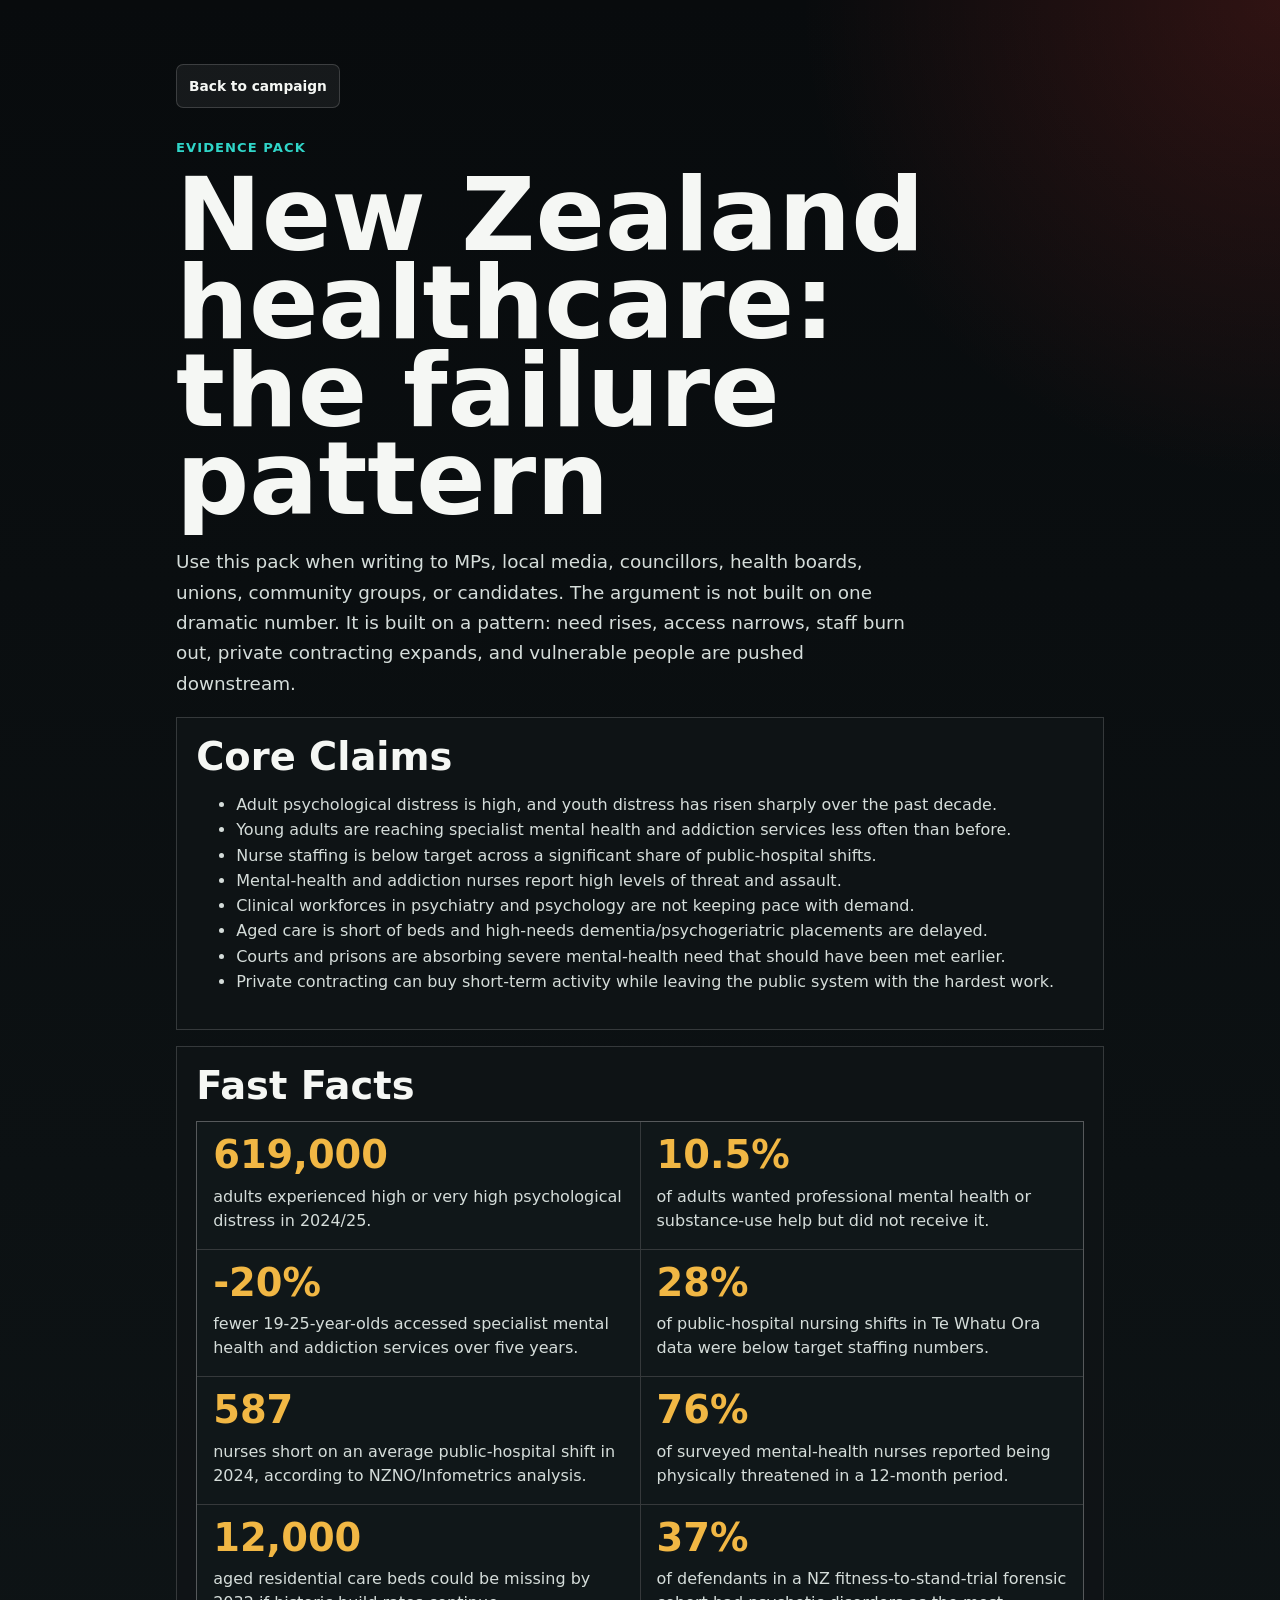
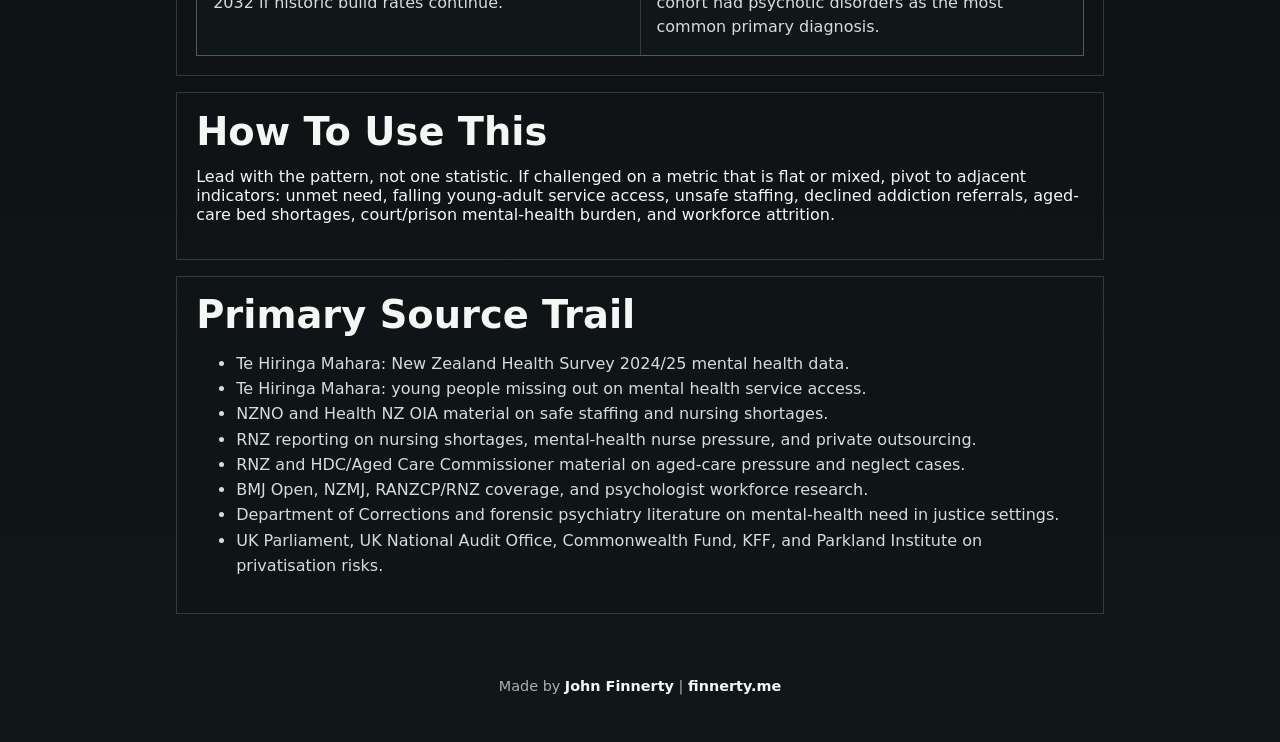
<file: toolkit/evidence-pack.html>
<!doctype html>
<html lang="en-NZ">
  <head>
    <meta charset="utf-8" />
    <meta name="viewport" content="width=device-width, initial-scale=1" />
    <title>Evidence Pack | Code Red Aotearoa</title>
    <meta
      name="description"
      content="Evidence pack for Code Red Aotearoa, with sourced New Zealand healthcare pressure points and campaign messaging."
    />
    <meta name="author" content="John Finnerty" />
    <link rel="canonical" href="https://johnfinnertynz.github.io/code-red-aotearoa/toolkit/evidence-pack.html" />
    <link rel="icon" href="../assets/favicon.svg" type="image/svg+xml" />
    <link rel="icon" href="../assets/favicon-32.png" sizes="32x32" type="image/png" />
    <link rel="apple-touch-icon" href="../assets/apple-touch-icon.png" />
    <link rel="stylesheet" href="../styles.css" />
  </head>
  <body class="toolkit-page">
    <main class="toolkit-doc">
      <a class="back-link" href="../index.html#act">Back to campaign</a>
      <p class="section-kicker">Evidence pack</p>
      <h1>New Zealand healthcare: the failure pattern</h1>
      <p class="toolkit-lede">
        Use this pack when writing to MPs, local media, councillors, health boards, unions, community groups, or
        candidates. The argument is not built on one dramatic number. It is built on a pattern: need rises, access
        narrows, staff burn out, private contracting expands, and vulnerable people are pushed downstream.
      </p>

      <section class="toolkit-section">
        <h2>Core Claims</h2>
        <ul>
          <li>Adult psychological distress is high, and youth distress has risen sharply over the past decade.</li>
          <li>Young adults are reaching specialist mental health and addiction services less often than before.</li>
          <li>Nurse staffing is below target across a significant share of public-hospital shifts.</li>
          <li>Mental-health and addiction nurses report high levels of threat and assault.</li>
          <li>Clinical workforces in psychiatry and psychology are not keeping pace with demand.</li>
          <li>Aged care is short of beds and high-needs dementia/psychogeriatric placements are delayed.</li>
          <li>Courts and prisons are absorbing severe mental-health need that should have been met earlier.</li>
          <li>Private contracting can buy short-term activity while leaving the public system with the hardest work.</li>
        </ul>
      </section>

      <section class="toolkit-section">
        <h2>Fast Facts</h2>
        <dl class="fact-list">
          <div><dt>619,000</dt><dd>adults experienced high or very high psychological distress in 2024/25.</dd></div>
          <div><dt>10.5%</dt><dd>of adults wanted professional mental health or substance-use help but did not receive it.</dd></div>
          <div><dt>-20%</dt><dd>fewer 19-25-year-olds accessed specialist mental health and addiction services over five years.</dd></div>
          <div><dt>28%</dt><dd>of public-hospital nursing shifts in Te Whatu Ora data were below target staffing numbers.</dd></div>
          <div><dt>587</dt><dd>nurses short on an average public-hospital shift in 2024, according to NZNO/Infometrics analysis.</dd></div>
          <div><dt>76%</dt><dd>of surveyed mental-health nurses reported being physically threatened in a 12-month period.</dd></div>
          <div><dt>12,000</dt><dd>aged residential care beds could be missing by 2032 if historic build rates continue.</dd></div>
          <div><dt>37%</dt><dd>of defendants in a NZ fitness-to-stand-trial forensic cohort had psychotic disorders as the most common primary diagnosis.</dd></div>
        </dl>
      </section>

      <section class="toolkit-section">
        <h2>How To Use This</h2>
        <p>
          Lead with the pattern, not one statistic. If challenged on a metric that is flat or mixed, pivot to adjacent
          indicators: unmet need, falling young-adult service access, unsafe staffing, declined addiction referrals,
          aged-care bed shortages, court/prison mental-health burden, and workforce attrition.
        </p>
      </section>

      <section class="toolkit-section">
        <h2>Primary Source Trail</h2>
        <ul>
          <li>Te Hiringa Mahara: New Zealand Health Survey 2024/25 mental health data.</li>
          <li>Te Hiringa Mahara: young people missing out on mental health service access.</li>
          <li>NZNO and Health NZ OIA material on safe staffing and nursing shortages.</li>
          <li>RNZ reporting on nursing shortages, mental-health nurse pressure, and private outsourcing.</li>
          <li>RNZ and HDC/Aged Care Commissioner material on aged-care pressure and neglect cases.</li>
          <li>BMJ Open, NZMJ, RANZCP/RNZ coverage, and psychologist workforce research.</li>
          <li>Department of Corrections and forensic psychiatry literature on mental-health need in justice settings.</li>
          <li>UK Parliament, UK National Audit Office, Commonwealth Fund, KFF, and Parkland Institute on privatisation risks.</li>
        </ul>
      </section>
    </main>
    <footer class="site-credit">
      Made by <a href="https://www.johnfinnerty.co.nz/">John Finnerty</a> |
      <a href="https://finnerty.me/">finnerty.me</a>
    </footer>
  </body>
</html>
</file>
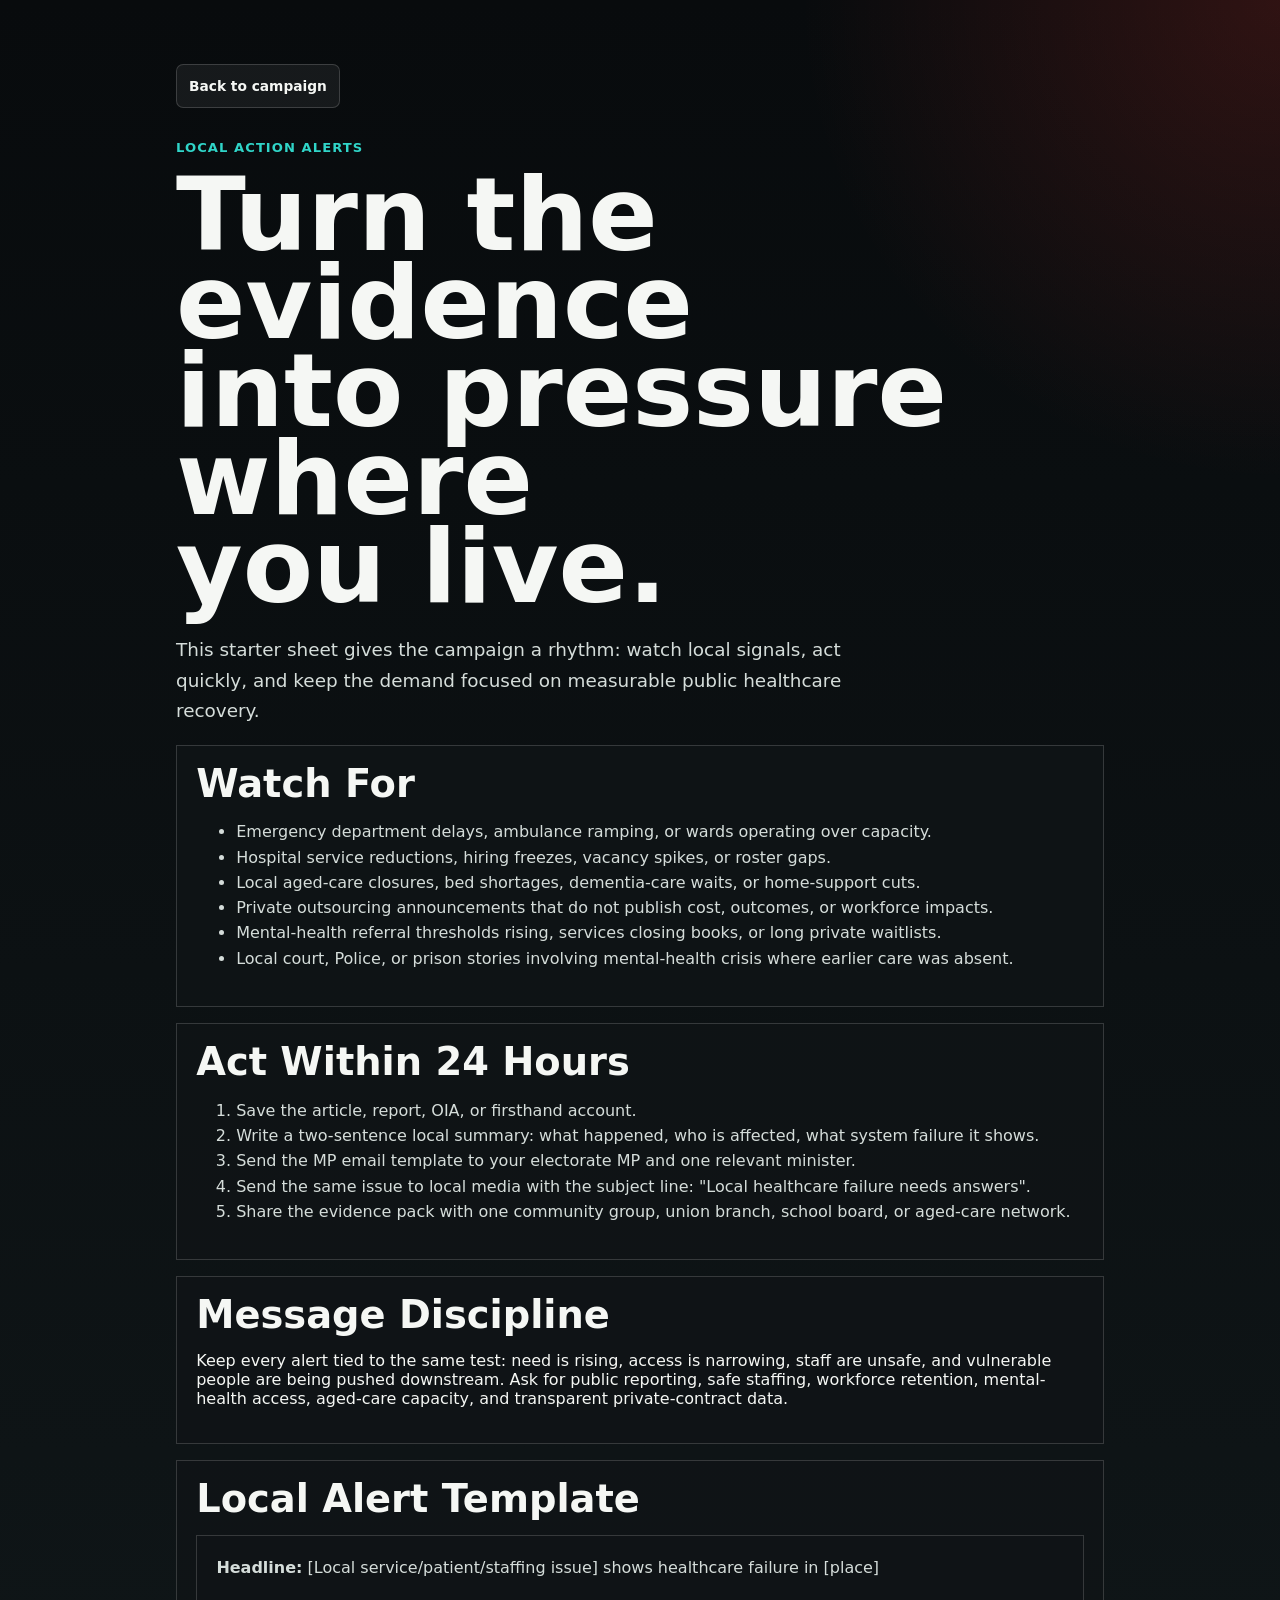
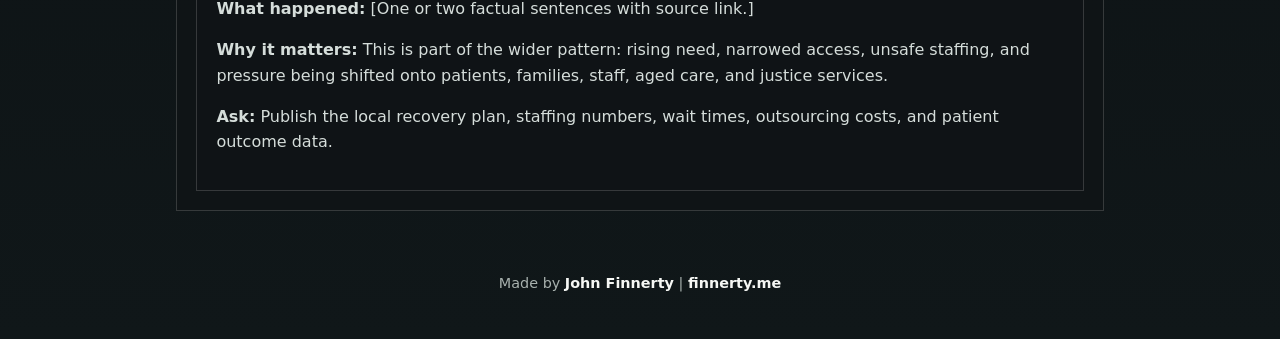
<file: toolkit/local-action-alerts.html>
<!doctype html>
<html lang="en-NZ">
  <head>
    <meta charset="utf-8" />
    <meta name="viewport" content="width=device-width, initial-scale=1" />
    <title>Local Action Alerts | Code Red Aotearoa</title>
    <meta
      name="description"
      content="Local action alert template for turning Code Red Aotearoa evidence into timely, focused healthcare advocacy."
    />
    <meta name="author" content="John Finnerty" />
    <link rel="canonical" href="https://johnfinnertynz.github.io/code-red-aotearoa/toolkit/local-action-alerts.html" />
    <link rel="icon" href="../assets/favicon.svg" type="image/svg+xml" />
    <link rel="icon" href="../assets/favicon-32.png" sizes="32x32" type="image/png" />
    <link rel="apple-touch-icon" href="../assets/apple-touch-icon.png" />
    <link rel="stylesheet" href="../styles.css" />
  </head>
  <body class="toolkit-page">
    <main class="toolkit-doc">
      <a class="back-link" href="../index.html#act">Back to campaign</a>
      <p class="section-kicker">Local action alerts</p>
      <h1>Turn the evidence into pressure where you live.</h1>
      <p class="toolkit-lede">
        This starter sheet gives the campaign a rhythm: watch local signals, act quickly, and keep the demand focused on
        measurable public healthcare recovery.
      </p>

      <section class="toolkit-section">
        <h2>Watch For</h2>
        <ul>
          <li>Emergency department delays, ambulance ramping, or wards operating over capacity.</li>
          <li>Hospital service reductions, hiring freezes, vacancy spikes, or roster gaps.</li>
          <li>Local aged-care closures, bed shortages, dementia-care waits, or home-support cuts.</li>
          <li>Private outsourcing announcements that do not publish cost, outcomes, or workforce impacts.</li>
          <li>Mental-health referral thresholds rising, services closing books, or long private waitlists.</li>
          <li>Local court, Police, or prison stories involving mental-health crisis where earlier care was absent.</li>
        </ul>
      </section>

      <section class="toolkit-section">
        <h2>Act Within 24 Hours</h2>
        <ol>
          <li>Save the article, report, OIA, or firsthand account.</li>
          <li>Write a two-sentence local summary: what happened, who is affected, what system failure it shows.</li>
          <li>Send the MP email template to your electorate MP and one relevant minister.</li>
          <li>Send the same issue to local media with the subject line: "Local healthcare failure needs answers".</li>
          <li>Share the evidence pack with one community group, union branch, school board, or aged-care network.</li>
        </ol>
      </section>

      <section class="toolkit-section">
        <h2>Message Discipline</h2>
        <p>
          Keep every alert tied to the same test: need is rising, access is narrowing, staff are unsafe, and vulnerable
          people are being pushed downstream. Ask for public reporting, safe staffing, workforce retention, mental-health
          access, aged-care capacity, and transparent private-contract data.
        </p>
      </section>

      <section class="toolkit-section">
        <h2>Local Alert Template</h2>
        <div class="email-template">
          <p><strong>Headline:</strong> [Local service/patient/staffing issue] shows healthcare failure in [place]</p>
          <p><strong>What happened:</strong> [One or two factual sentences with source link.]</p>
          <p><strong>Why it matters:</strong> This is part of the wider pattern: rising need, narrowed access, unsafe staffing, and pressure being shifted onto patients, families, staff, aged care, and justice services.</p>
          <p><strong>Ask:</strong> Publish the local recovery plan, staffing numbers, wait times, outsourcing costs, and patient outcome data.</p>
        </div>
      </section>
    </main>
    <footer class="site-credit">
      Made by <a href="https://www.johnfinnerty.co.nz/">John Finnerty</a> |
      <a href="https://finnerty.me/">finnerty.me</a>
    </footer>
  </body>
</html>
</file>
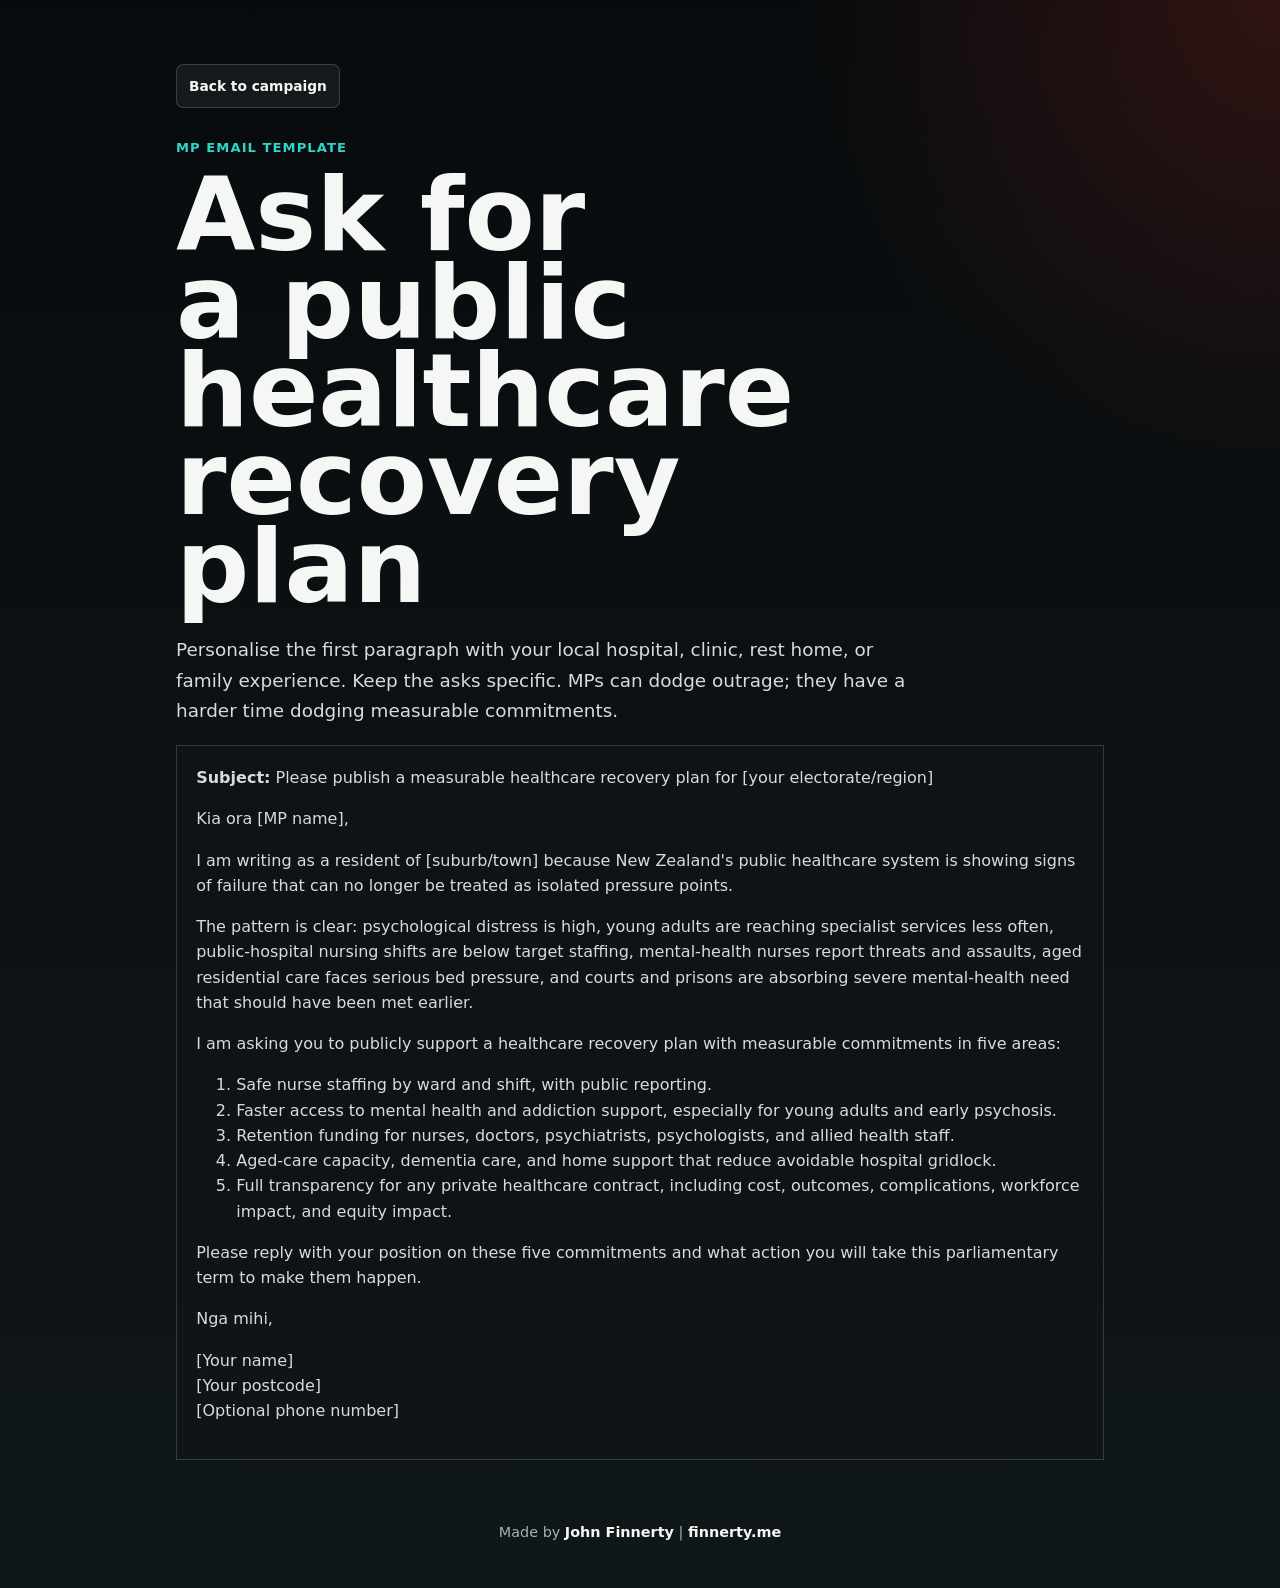
<file: toolkit/mp-email-template.html>
<!doctype html>
<html lang="en-NZ">
  <head>
    <meta charset="utf-8" />
    <meta name="viewport" content="width=device-width, initial-scale=1" />
    <title>MP Email Template | Code Red Aotearoa</title>
    <meta
      name="description"
      content="Paste-ready MP email template for asking for a measurable New Zealand healthcare recovery plan."
    />
    <meta name="author" content="John Finnerty" />
    <link rel="canonical" href="https://johnfinnertynz.github.io/code-red-aotearoa/toolkit/mp-email-template.html" />
    <link rel="icon" href="../assets/favicon.svg" type="image/svg+xml" />
    <link rel="icon" href="../assets/favicon-32.png" sizes="32x32" type="image/png" />
    <link rel="apple-touch-icon" href="../assets/apple-touch-icon.png" />
    <link rel="stylesheet" href="../styles.css" />
  </head>
  <body class="toolkit-page">
    <main class="toolkit-doc">
      <a class="back-link" href="../index.html#act">Back to campaign</a>
      <p class="section-kicker">MP email template</p>
      <h1>Ask for a public healthcare recovery plan</h1>
      <p class="toolkit-lede">
        Personalise the first paragraph with your local hospital, clinic, rest home, or family experience. Keep the asks
        specific. MPs can dodge outrage; they have a harder time dodging measurable commitments.
      </p>

      <section class="email-template">
        <p><strong>Subject:</strong> Please publish a measurable healthcare recovery plan for [your electorate/region]</p>
        <p>Kia ora [MP name],</p>
        <p>
          I am writing as a resident of [suburb/town] because New Zealand's public healthcare system is showing signs of
          failure that can no longer be treated as isolated pressure points.
        </p>
        <p>
          The pattern is clear: psychological distress is high, young adults are reaching specialist services less often,
          public-hospital nursing shifts are below target staffing, mental-health nurses report threats and assaults,
          aged residential care faces serious bed pressure, and courts and prisons are absorbing severe mental-health
          need that should have been met earlier.
        </p>
        <p>
          I am asking you to publicly support a healthcare recovery plan with measurable commitments in five areas:
        </p>
        <ol>
          <li>Safe nurse staffing by ward and shift, with public reporting.</li>
          <li>Faster access to mental health and addiction support, especially for young adults and early psychosis.</li>
          <li>Retention funding for nurses, doctors, psychiatrists, psychologists, and allied health staff.</li>
          <li>Aged-care capacity, dementia care, and home support that reduce avoidable hospital gridlock.</li>
          <li>Full transparency for any private healthcare contract, including cost, outcomes, complications, workforce impact, and equity impact.</li>
        </ol>
        <p>
          Please reply with your position on these five commitments and what action you will take this parliamentary
          term to make them happen.
        </p>
        <p>Nga mihi,</p>
        <p>[Your name]<br />[Your postcode]<br />[Optional phone number]</p>
      </section>
    </main>
    <footer class="site-credit">
      Made by <a href="https://www.johnfinnerty.co.nz/">John Finnerty</a> |
      <a href="https://finnerty.me/">finnerty.me</a>
    </footer>
  </body>
</html>
</file>
<file: styles.css>
:root {
  color-scheme: dark;
  --bg: #080b0d;
  --ink: #f5f7f4;
  --muted: #a8b1ae;
  --soft: rgba(255, 255, 255, 0.08);
  --line: rgba(255, 255, 255, 0.16);
  --red: #ff3b30;
  --red-deep: #9d1e22;
  --amber: #f1b744;
  --teal: #30d5c8;
  --green: #8bd17c;
  --panel: rgba(17, 24, 27, 0.76);
  --max: 1180px;
  font-family:
    Inter, ui-sans-serif, system-ui, -apple-system, BlinkMacSystemFont, "Segoe UI", sans-serif;
}

* {
  box-sizing: border-box;
}

html {
  scroll-behavior: smooth;
}

body {
  margin: 0;
  background:
    radial-gradient(circle at top right, rgba(48, 213, 200, 0.13), transparent 28rem),
    linear-gradient(180deg, #080b0d 0%, #0d1214 48%, #080b0d 100%);
  color: var(--ink);
  overflow-x: hidden;
}

a {
  color: inherit;
}

.topbar {
  position: fixed;
  z-index: 20;
  top: 0;
  left: 0;
  right: 0;
  display: flex;
  align-items: center;
  justify-content: space-between;
  gap: 1rem;
  padding: 0.85rem max(1rem, calc((100vw - var(--max)) / 2));
  border-bottom: 1px solid rgba(255, 255, 255, 0.1);
  background: rgba(8, 11, 13, 0.76);
  backdrop-filter: blur(18px);
}

.brand,
.nav-links {
  display: flex;
  align-items: center;
}

.brand {
  gap: 0.65rem;
  font-weight: 800;
  letter-spacing: 0;
  text-decoration: none;
}

.brand-mark {
  width: 1rem;
  height: 1rem;
  border: 3px solid var(--red);
  border-radius: 50%;
  box-shadow: 0 0 0 0.35rem rgba(255, 59, 48, 0.17);
}

.nav-links {
  gap: 1rem;
  color: var(--muted);
  font-size: 0.9rem;
}

.nav-links a {
  min-height: 2rem;
  display: inline-flex;
  align-items: center;
  text-decoration: none;
}

.nav-cta {
  padding: 0 0.8rem;
  border: 1px solid var(--line);
  border-radius: 999px;
  color: var(--ink);
}

.hero {
  position: relative;
  min-height: 92svh;
  display: grid;
  align-items: center;
  overflow: hidden;
  padding: 7rem max(1.2rem, calc((100vw - var(--max)) / 2)) 5rem;
}

.hero img,
.hero-overlay {
  position: absolute;
  inset: 0;
}

.hero img {
  width: 100%;
  height: 100%;
  object-fit: cover;
}

.hero-overlay {
  background:
    linear-gradient(90deg, rgba(8, 11, 13, 0.95) 0%, rgba(8, 11, 13, 0.72) 39%, rgba(8, 11, 13, 0.18) 100%),
    linear-gradient(0deg, var(--bg) 0%, transparent 28%, transparent 100%);
}

.hero-content,
.hero-stat {
  position: relative;
}

.hero-content {
  width: 100%;
  max-width: 760px;
  min-width: 0;
}

.eyebrow,
.section-kicker {
  margin: 0 0 1rem;
  color: var(--teal);
  font-size: 0.82rem;
  font-weight: 800;
  letter-spacing: 0.08em;
  text-transform: uppercase;
}

h1,
h2,
h3,
p {
  margin-top: 0;
}

h1 {
  max-width: 13ch;
  margin-bottom: 1.25rem;
  font-size: clamp(4rem, 8.2vw, 8.7rem);
  line-height: 0.82;
  letter-spacing: 0;
  text-wrap: balance;
}

.hero-copy {
  max-width: 640px;
  color: #d9dfdc;
  font-size: clamp(1.1rem, 2vw, 1.45rem);
  line-height: 1.45;
}

.hero-actions,
.funding-layout,
.split-intro,
.data-grid,
.quote-grid,
.story-grid {
  display: grid;
  gap: 1rem;
}

.hero-actions {
  grid-template-columns: repeat(2, minmax(0, max-content));
  margin-top: 2rem;
}

.button,
.action-card button {
  min-height: 3.05rem;
  display: inline-flex;
  align-items: center;
  justify-content: center;
  padding: 0 1.1rem;
  border-radius: 0.5rem;
  font-weight: 800;
  text-decoration: none;
  border: 1px solid var(--line);
}

.primary,
.action-card button {
  border-color: transparent;
  background: var(--red);
  color: white;
  box-shadow: 0 1rem 3rem rgba(255, 59, 48, 0.26);
}

.secondary {
  background: rgba(255, 255, 255, 0.08);
}

.hero-stat {
  width: min(25rem, calc(100vw - 2.4rem));
  position: absolute;
  right: max(1.2rem, calc((100vw - var(--max)) / 2));
  bottom: 2rem;
  padding: 1rem;
  border-left: 4px solid var(--red);
  background: rgba(8, 11, 13, 0.72);
  backdrop-filter: blur(18px);
}

.hero-stat strong {
  display: block;
  font-size: 3.2rem;
  line-height: 1;
}

.hero-stat span {
  color: var(--muted);
}

.impact-strip {
  width: min(var(--max), calc(100% - 2.4rem));
  display: grid;
  grid-template-columns: repeat(4, 1fr);
  gap: 1px;
  margin: -2.5rem auto 0;
  position: relative;
  z-index: 3;
  border: 1px solid var(--line);
  background: var(--line);
}

.impact-strip article {
  min-height: 13rem;
  padding: 1.25rem;
  background: rgba(15, 20, 22, 0.96);
}

.impact-strip span {
  display: block;
  margin-bottom: 1.5rem;
  color: var(--amber);
  font-size: clamp(2.4rem, 5vw, 4.6rem);
  font-weight: 900;
  line-height: 0.9;
}

.impact-strip p,
.note,
.sources,
.action-card p {
  color: var(--muted);
}

.failure-thesis {
  width: min(var(--max), calc(100% - 2.4rem));
  margin: 5rem auto 0;
  padding: 2rem;
  border: 1px solid rgba(255, 59, 48, 0.45);
  background:
    linear-gradient(120deg, rgba(255, 59, 48, 0.18), rgba(48, 213, 200, 0.08)),
    rgba(17, 24, 27, 0.82);
}

.failure-thesis h2 {
  max-width: 13ch;
  color: var(--ink);
}

.failure-thesis p {
  max-width: 64rem;
  margin: 1.2rem 0 0;
  color: #dbe3e0;
  font-size: 1.12rem;
  line-height: 1.65;
}

[data-panel][hidden] {
  display: none;
}

.topic-switcher {
  width: min(var(--max), calc(100% - 2.4rem));
  display: grid;
  grid-template-columns: minmax(0, 0.8fr) minmax(0, 1.2fr);
  gap: 1.5rem;
  align-items: end;
  margin: 5rem auto 0;
  padding: 1.2rem;
  border: 1px solid var(--line);
  background: rgba(15, 20, 22, 0.82);
}

.topic-switcher h2 {
  font-size: clamp(2rem, 4vw, 3.8rem);
}

.topic-tabs {
  display: grid;
  grid-template-columns: repeat(5, 1fr);
  gap: 0.5rem;
}

.topic-tabs button {
  min-height: 3rem;
  border: 1px solid var(--line);
  border-radius: 0.45rem;
  background: rgba(255, 255, 255, 0.06);
  color: var(--muted);
  cursor: pointer;
  font: inherit;
  font-size: 0.86rem;
  font-weight: 900;
}

.topic-tabs button[aria-selected="true"],
.nav-links a.is-active {
  border-color: transparent;
  background: var(--red);
  color: var(--ink);
}

.section {
  width: min(var(--max), calc(100% - 2.4rem));
  margin: 0 auto;
  padding: 6rem 0 0;
}

.split-intro {
  grid-template-columns: minmax(0, 1.1fr) minmax(20rem, 0.9fr);
  align-items: end;
  margin-bottom: 1.5rem;
}

h2 {
  margin-bottom: 0;
  font-size: clamp(2.4rem, 5vw, 5.3rem);
  line-height: 0.95;
  letter-spacing: 0;
}

.split-intro p,
.diagnosis-band p,
.cta p {
  color: #c7cfcc;
  font-size: 1.05rem;
  line-height: 1.65;
}

.data-grid {
  grid-template-columns: 1.25fr 0.75fr;
}

.panel,
.quote-card,
.story-grid article,
.action-card {
  border: 1px solid var(--line);
  background: var(--panel);
  backdrop-filter: blur(18px);
}

.panel {
  min-height: 22rem;
  padding: 1.2rem;
}

.wide {
  grid-column: span 1;
}

.panel-head {
  display: flex;
  justify-content: space-between;
  gap: 1rem;
  margin-bottom: 2rem;
}

.panel h3,
.story-grid h3 {
  font-size: 1.2rem;
  line-height: 1.15;
}

.panel-head p {
  max-width: 16rem;
  color: var(--muted);
  font-size: 0.9rem;
  text-align: right;
}

.capacity-chart {
  display: grid;
  gap: 1.3rem;
}

.bar-row {
  display: grid;
  grid-template-columns: 11rem minmax(0, 1fr) 4rem;
  align-items: center;
  gap: 1rem;
}

.bar-row span,
.sector-list span {
  color: #dce3e0;
  font-weight: 700;
}

.bar-track {
  height: 1rem;
  overflow: hidden;
  border-radius: 999px;
  background: rgba(255, 255, 255, 0.08);
}

.bar-track i,
.sector-list i {
  display: block;
  width: var(--size);
  height: 100%;
  background: linear-gradient(90deg, var(--teal), var(--amber));
}

.danger .bar-track i {
  background: linear-gradient(90deg, var(--red), var(--amber));
}

.bar-row b {
  color: var(--amber);
  text-align: right;
}

.note {
  margin: 1.25rem 0 0;
  font-size: 0.92rem;
  line-height: 1.55;
}

.staffing-meter {
  min-height: 13rem;
  display: grid;
  place-items: center;
  align-content: center;
  gap: 0.4rem;
  border: 1px solid rgba(255, 59, 48, 0.35);
  background:
    radial-gradient(circle, rgba(255, 59, 48, 0.28), transparent 58%),
    rgba(255, 255, 255, 0.04);
  text-align: center;
}

.staffing-meter strong {
  color: var(--red);
  font-size: clamp(5rem, 10vw, 8rem);
  line-height: 0.8;
}

.staffing-meter span {
  color: #dce3e0;
  font-weight: 900;
  text-transform: uppercase;
}

.axis-labels {
  display: flex;
  justify-content: space-between;
  margin-top: 0.6rem;
  color: var(--muted);
  font-size: 0.8rem;
}

.mini-bars {
  height: 14rem;
  display: grid;
  grid-template-columns: repeat(4, 1fr);
  align-items: end;
  gap: 0.7rem;
}

.mini-bars div {
  height: 100%;
  display: grid;
  grid-template-rows: 1fr auto auto;
  align-items: end;
  gap: 0.45rem;
}

.mini-bars i {
  width: 100%;
  display: block;
  border-radius: 0.35rem 0.35rem 0 0;
  background: linear-gradient(180deg, var(--red), var(--red-deep));
}

.mini-bars span {
  font-weight: 900;
}

.mini-bars em {
  color: var(--muted);
  font-size: 0.78rem;
  font-style: normal;
}

.diagnosis-band,
.cta {
  width: min(var(--max), calc(100% - 2.4rem));
  display: grid;
  grid-template-columns: 1fr 1fr;
  gap: 2rem;
  align-items: center;
  margin: 6rem auto 0;
  padding: 2rem;
  border-top: 1px solid var(--line);
  border-bottom: 1px solid var(--line);
  background: linear-gradient(90deg, rgba(48, 213, 200, 0.13), rgba(255, 59, 48, 0.08));
}

.quote-grid,
.clinical-grid,
.privatisation-grid,
.elder-grid,
.proof-grid,
.justice-grid,
.nurse-pressure-grid {
  grid-template-columns: repeat(3, 1fr);
}

.quote-grid {
  grid-template-columns: repeat(5, 1fr);
  gap: 1px;
  border: 1px solid var(--line);
  background: var(--line);
}

.clinical-grid,
.privatisation-grid,
.elder-grid,
.proof-grid,
.justice-grid,
.nurse-pressure-grid {
  display: grid;
  gap: 1rem;
}

.proof-grid,
.justice-grid {
  grid-template-columns: repeat(4, 1fr);
}

.proof-grid article,
.justice-grid article {
  min-height: 16rem;
  padding: 1rem;
  border-top: 4px solid var(--red);
  background: rgba(15, 20, 22, 0.94);
}

.proof-grid span,
.justice-grid span {
  color: var(--teal);
  font-size: 0.78rem;
  font-weight: 900;
  text-transform: uppercase;
}

.proof-grid strong,
.justice-grid strong {
  display: block;
  margin: 1.4rem 0 0.9rem;
  color: var(--amber);
  font-size: clamp(2.7rem, 5vw, 4.6rem);
  line-height: 0.86;
}

.proof-grid p,
.justice-grid p {
  color: #d2dad7;
  line-height: 1.5;
}

.justice-warning {
  margin: 1rem 0 0;
}

.justice-warning h3 {
  max-width: 15ch;
}

.privatisation-grid {
  grid-template-columns: repeat(4, 1fr);
}

.challenge-card {
  margin-bottom: 1rem;
  padding: 1.4rem;
  border: 1px solid rgba(255, 59, 48, 0.5);
  background:
    linear-gradient(90deg, rgba(255, 59, 48, 0.18), rgba(241, 183, 68, 0.08)),
    rgba(17, 24, 27, 0.82);
}

.challenge-card h3 {
  margin-bottom: 0.8rem;
  color: var(--red);
  font-size: clamp(2.2rem, 5vw, 4.7rem);
  line-height: 0.9;
}

.challenge-card p {
  max-width: 67rem;
  color: #e5ebe8;
  font-size: 1.1rem;
  line-height: 1.62;
}

.clinical-card {
  min-height: 20rem;
  padding: 1.2rem;
  border: 1px solid var(--line);
  background:
    linear-gradient(180deg, rgba(48, 213, 200, 0.1), rgba(255, 255, 255, 0.03)),
    var(--panel);
  backdrop-filter: blur(18px);
}

.clinical-card span {
  color: var(--teal);
  font-size: 0.78rem;
  font-weight: 800;
  text-transform: uppercase;
}

.clinical-card h3 {
  margin: 1rem 0;
  color: var(--amber);
  font-size: clamp(1.55rem, 2.8vw, 2.65rem);
  line-height: 0.96;
}

.clinical-card p {
  color: #d3dbd8;
  line-height: 1.58;
}

.clinician-quote {
  border-color: rgba(48, 213, 200, 0.36);
}

.alert-panel {
  min-height: 18rem;
}

.alert-panel span {
  color: var(--teal);
  font-size: 0.78rem;
  font-weight: 800;
  text-transform: uppercase;
}

.alert-panel strong {
  display: block;
  margin: 1.3rem 0 1rem;
  color: var(--amber);
  font-size: clamp(3rem, 6vw, 5.6rem);
  line-height: 0.85;
}

.alert-panel p {
  color: #d3dbd8;
  line-height: 1.55;
}

.quote-card {
  min-height: 9.5rem;
  display: flex;
  flex-direction: column;
  justify-content: space-between;
  padding: 0.85rem;
  background: rgba(15, 20, 22, 0.96);
}

.nurse-pressure-grid {
  margin-bottom: 1rem;
}

.hard-quote-wall {
  display: grid;
  grid-template-columns: repeat(6, 1fr);
  gap: 1px;
  margin-bottom: 1rem;
  border: 1px solid rgba(255, 59, 48, 0.38);
  background: rgba(255, 59, 48, 0.38);
}

.hard-quote-wall article {
  min-height: 9.8rem;
  display: flex;
  flex-direction: column;
  justify-content: space-between;
  padding: 0.85rem;
  background:
    linear-gradient(180deg, rgba(255, 59, 48, 0.13), rgba(15, 20, 22, 0.98)),
    #0f1416;
}

.hard-quote-wall p {
  margin: 0;
  color: var(--ink);
  font-size: clamp(1.05rem, 1.45vw, 1.45rem);
  font-weight: 900;
  line-height: 1.05;
}

.hard-quote-wall span {
  color: var(--muted);
  font-size: 0.68rem;
  line-height: 1.25;
}

.quote-card p {
  font-size: clamp(1.05rem, 1.65vw, 1.45rem);
  font-weight: 900;
  line-height: 1.05;
}

.quote-card span,
.story-grid span {
  color: var(--teal);
  font-size: 0.68rem;
  font-weight: 800;
  text-transform: uppercase;
}

.story-grid {
  grid-template-columns: repeat(3, 1fr);
  margin-top: 1rem;
}

.elder-stories {
  margin-top: 1rem;
}

.privatisation-warnings {
  display: grid;
  grid-template-columns: repeat(3, 1fr);
  gap: 1px;
  margin-top: 1rem;
  border: 1px solid var(--line);
  background: var(--line);
}

.privatisation-warnings article {
  padding: 1rem;
  background: rgba(15, 20, 22, 0.96);
}

.privatisation-warnings span {
  display: block;
  margin-bottom: 0.75rem;
  color: var(--red);
  font-size: 0.82rem;
  font-weight: 900;
  text-transform: uppercase;
}

.privatisation-warnings p {
  margin: 0;
  color: #d3dbd8;
  line-height: 1.55;
}

.story-grid article {
  padding: 1.2rem;
}

.story-grid p {
  color: var(--muted);
  line-height: 1.55;
}

.funding-layout {
  grid-template-columns: 0.8fr 1.2fr;
}

.donut {
  width: min(17rem, 100%);
  aspect-ratio: 1;
  display: grid;
  place-items: center;
  margin: 1.5rem auto;
  border-radius: 50%;
  background:
    radial-gradient(circle, #101719 0 48%, transparent 49%),
    conic-gradient(var(--red) 0 27%, var(--teal) 27% 52%, var(--amber) 52% 59%, rgba(255, 255, 255, 0.15) 59% 100%);
  text-align: center;
}

.donut strong {
  color: var(--amber);
}

.sector-list {
  display: grid;
  gap: 1rem;
  margin-top: 1.6rem;
}

.sector-list div {
  display: grid;
  grid-template-columns: 10rem 1fr 8rem;
  gap: 1rem;
  align-items: center;
}

.sector-list i {
  height: 0.85rem;
  border-radius: 999px;
}

.sector-list b {
  color: var(--amber);
  text-align: right;
}

.cta {
  grid-template-columns: 1.1fr 0.9fr;
  padding: 4rem 2rem;
  border: 1px solid var(--line);
}

.action-card {
  display: grid;
  gap: 0.9rem;
  padding: 1.2rem;
}

.action-card label {
  display: grid;
  gap: 0.35rem;
  color: var(--muted);
  font-size: 0.85rem;
  font-weight: 800;
}

.action-card input {
  width: 100%;
  min-height: 3rem;
  border: 1px solid var(--line);
  border-radius: 0.45rem;
  background: rgba(255, 255, 255, 0.08);
  color: var(--ink);
  font: inherit;
  padding: 0 0.9rem;
}

.action-card button {
  width: 100%;
  cursor: pointer;
  font: inherit;
}

.mp-result {
  display: none;
  gap: 0.6rem;
  padding: 1rem;
  border: 1px solid rgba(48, 213, 200, 0.32);
  background: rgba(48, 213, 200, 0.08);
}

.mp-result:not(:empty) {
  display: grid;
}

.mp-result strong {
  color: var(--ink);
  font-size: 1.35rem;
  line-height: 1;
}

.mp-result p {
  margin: 0;
  color: #d5ddda;
  line-height: 1.45;
}

.mp-result a {
  min-height: 2.65rem;
  display: inline-flex;
  align-items: center;
  justify-content: center;
  padding: 0 0.85rem;
  border: 1px solid var(--line);
  border-radius: 0.45rem;
  background: rgba(255, 255, 255, 0.08);
  color: var(--ink);
  font-weight: 900;
  text-decoration: none;
}

.mp-result a:first-of-type {
  border-color: transparent;
  background: var(--red);
}

.toolkit-links {
  display: grid;
  grid-template-columns: repeat(3, 1fr);
  gap: 0.5rem;
}

.toolkit-links a,
.back-link {
  min-height: 2.75rem;
  display: inline-flex;
  align-items: center;
  justify-content: center;
  padding: 0 0.75rem;
  border: 1px solid var(--line);
  border-radius: 0.45rem;
  background: rgba(255, 255, 255, 0.06);
  color: var(--ink);
  font-size: 0.86rem;
  font-weight: 900;
  text-align: center;
  text-decoration: none;
}

.toolkit-page {
  background:
    radial-gradient(circle at top right, rgba(255, 59, 48, 0.16), transparent 30rem),
    linear-gradient(180deg, #080b0d 0%, #101719 100%);
}

.toolkit-doc {
  width: min(58rem, calc(100% - 2.4rem));
  margin: 0 auto;
  padding: 4rem 0;
}

.toolkit-doc h1 {
  max-width: 11ch;
  margin-bottom: 1.5rem;
  font-size: clamp(3.2rem, 8vw, 6.6rem);
  line-height: 0.86;
}

.toolkit-lede {
  max-width: 46rem;
  color: #d5ddda;
  font-size: 1.15rem;
  line-height: 1.65;
}

.back-link {
  width: max-content;
  margin-bottom: 2rem;
}

.toolkit-section,
.email-template {
  margin-top: 1rem;
  padding: 1.2rem;
  border: 1px solid var(--line);
  background: rgba(15, 20, 22, 0.88);
}

.toolkit-section h2 {
  margin-bottom: 1rem;
  font-size: clamp(1.65rem, 3vw, 2.6rem);
  line-height: 1;
}

.toolkit-section li,
.email-template li,
.email-template p {
  color: #d5ddda;
  line-height: 1.58;
}

.fact-list {
  display: grid;
  grid-template-columns: repeat(2, 1fr);
  gap: 1px;
  margin: 0;
  background: var(--line);
  border: 1px solid var(--line);
}

.fact-list div {
  padding: 1rem;
  background: #101719;
}

.fact-list dt {
  color: var(--amber);
  font-size: 2.4rem;
  font-weight: 900;
  line-height: 0.9;
}

.fact-list dd {
  margin: 0.75rem 0 0;
  color: #d5ddda;
  line-height: 1.5;
}

.sources {
  width: min(var(--max), calc(100% - 2.4rem));
  margin: 0 auto;
  padding: 4rem 0;
}

.sources summary {
  cursor: pointer;
  list-style-position: inside;
  margin-bottom: 1rem;
  color: var(--ink);
  font-size: 1.5rem;
  font-weight: 900;
  line-height: 1.1;
}

.sources ul {
  columns: 2;
  margin: 0;
  padding-left: 1.2rem;
}

.sources li {
  break-inside: avoid;
  margin-bottom: 0.55rem;
  line-height: 1.4;
}

.sources a {
  color: #d7dedb;
}

.site-credit {
  width: min(var(--max), calc(100% - 2.4rem));
  margin: 0 auto;
  padding: 0 0 3rem;
  color: var(--muted);
  font-size: 0.9rem;
  text-align: center;
}

.site-credit a {
  color: var(--ink);
  font-weight: 900;
  text-decoration: none;
}

.site-credit a:hover {
  color: var(--teal);
}

@media (max-width: 920px) {
  .nav-links {
    display: none;
  }

  .hero {
    min-height: 100svh;
    padding-left: 1.2rem;
    padding-right: 1.2rem;
  }

  .hero-content,
  .hero-copy {
    max-width: min(calc(100vw - 2.4rem), 21.5rem);
  }

  h1 {
    max-width: 100%;
    font-size: clamp(2.95rem, 13vw, 4.4rem);
    line-height: 0.9;
  }

  .eyebrow {
    max-width: 21.5rem;
    font-size: 0.76rem;
  }

  .hero-actions,
  .impact-strip,
  .split-intro,
  .topic-switcher,
  .data-grid,
  .quote-grid,
  .clinical-grid,
  .privatisation-grid,
  .elder-grid,
  .proof-grid,
  .justice-grid,
  .nurse-pressure-grid,
  .hard-quote-wall,
  .story-grid,
  .funding-layout,
  .privatisation-warnings,
  .diagnosis-band,
  .cta {
    grid-template-columns: 1fr;
  }

  .hero-stat {
    position: relative;
    right: auto;
    bottom: auto;
    justify-self: start;
    margin-top: 2rem;
  }

  .impact-strip {
    margin-top: 0;
  }

  .impact-strip article {
    min-height: 10rem;
  }

  .panel-head,
  .bar-row,
  .sector-list div {
    grid-template-columns: 1fr;
  }

  .panel-head p,
  .bar-row b,
  .sector-list b {
    text-align: left;
  }

  .sources ul {
    columns: 1;
  }

  .quote-grid,
  .hard-quote-wall {
    grid-template-columns: 1fr 1fr;
  }

  .quote-card,
  .hard-quote-wall article {
    min-height: 8.5rem;
  }

  .topic-tabs {
    grid-template-columns: repeat(2, 1fr);
  }
}

@media (max-width: 520px) {
  .hero-actions {
    grid-template-columns: 1fr;
  }

  .toolkit-links,
  .fact-list {
    grid-template-columns: 1fr;
  }

  .topic-tabs {
    grid-template-columns: 1fr;
  }

  .quote-grid,
  .hard-quote-wall {
    grid-template-columns: 1fr;
  }

  .quote-card,
  .hard-quote-wall article {
    min-height: auto;
    gap: 1.2rem;
  }

  .section,
  .failure-thesis,
  .topic-switcher,
  .diagnosis-band,
  .cta,
  .sources,
  .impact-strip {
    width: min(100% - 1rem, var(--max));
  }

  .diagnosis-band,
  .cta {
    padding: 1.2rem;
  }
}
</file>
